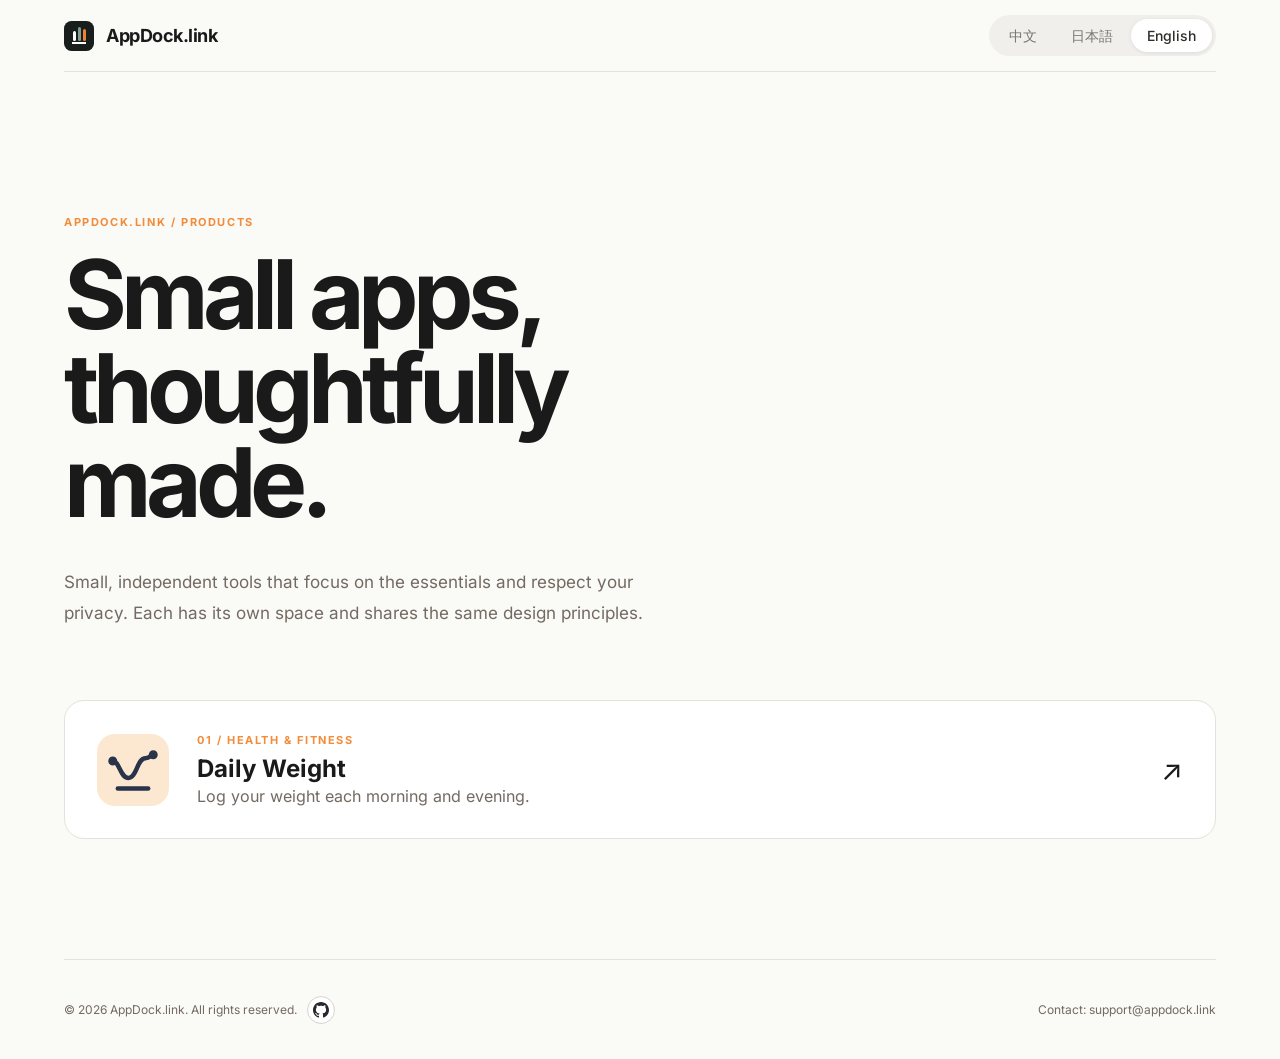
<file: index.html>
<!doctype html>
<html lang="zh-CN">

<head>
  <meta charset="utf-8" />
  <meta name="viewport" content="width=device-width, initial-scale=1" />
  <meta name="theme-color" content="#fafaf7" />
  <meta name="description" content="AppDock.link — 用心打磨的小应用。" data-i18n-content="meta.description" />
  <link rel="canonical" href="https://appdock.link/" />
  <link rel="icon" href="./assets/appdock-icon.svg?v=2" type="image/svg+xml" sizes="any" />
  <link rel="alternate icon" href="./favicon.ico?v=2" sizes="32x32" />
  <link rel="apple-touch-icon" href="./assets/apple-touch-icon.png?v=2" />
  <link rel="stylesheet" href="./portal.css" />
  <link rel="stylesheet" href="./assets/language-switcher.css" />
  <title data-i18n="meta.title">AppDock.link — Small apps, thoughtfully made.</title>
</head>

<body>
  <header>
    <a class="brand" href="./" aria-label="AppDock.link">
      <span class="brand-mark" aria-hidden="true">
        <span class="brand-bars"><i></i><i></i><i></i></span>
        <span class="brand-baseline"></span>
      </span>
      <span>AppDock.link</span>
    </a>
    <div class="language-switcher" role="group" aria-label="选择语言" data-i18n-aria-label="a11y.language">
      <button type="button" data-locale="zh-CN" lang="zh-CN" aria-pressed="true">中文</button>
      <button type="button" data-locale="ja" lang="ja" aria-pressed="false">日本語</button>
      <button type="button" data-locale="en" lang="en" aria-pressed="false">English</button>
    </div>
  </header>
  <main>
    <p class="eyebrow" data-i18n="hero.eyebrow">APPDOCK.LINK / 产品</p>
    <h1 lang="en"><span data-i18n="hero.titleLine1">Small apps,</span><span data-i18n="hero.titleLine2">thoughtfully made.</span></h1>
    <p class="intro" data-i18n="hero.intro">独立、克制、尊重隐私的小工具。每一款产品都有自己的空间，也共享同一种设计原则。</p>

    <a class="product-card" href="./dailyWeight/" target="_blank" rel="noopener noreferrer">
      <img src="./dailyWeight/assets/images/app-icon.svg?v=5" alt="" width="72" height="72" />
      <div>
        <span class="product-index" data-i18n="product.category">01 / 健康与健身</span>
        <strong data-i18n="product.name">朝夕体重</strong>
        <p data-i18n="product.description">每天早晚，各记一次。</p>
      </div>
      <span class="arrow" aria-hidden="true">↗</span>
    </a>
  </main>
  <footer>
    <div class="footer-copyright">
      <span>© 2026 AppDock.link. All rights reserved.</span>
      <a class="github-link" href="https://github.com/LinHaobo0221" target="_blank" rel="noopener noreferrer"
        aria-label="GitHub — LinHaobo0221" title="GitHub — LinHaobo0221">
        <img src="./assets/social/github-mark.svg" alt="" width="16" height="16" />
      </a>
    </div>
    <a class="footer-contact" href="mailto:support@appdock.link"><span data-i18n="footer.contact">联系我们：</span><span>support@appdock.link</span></a>
  </footer>
  <script src="./portal.js" defer></script>
</body>

</html>
</file>
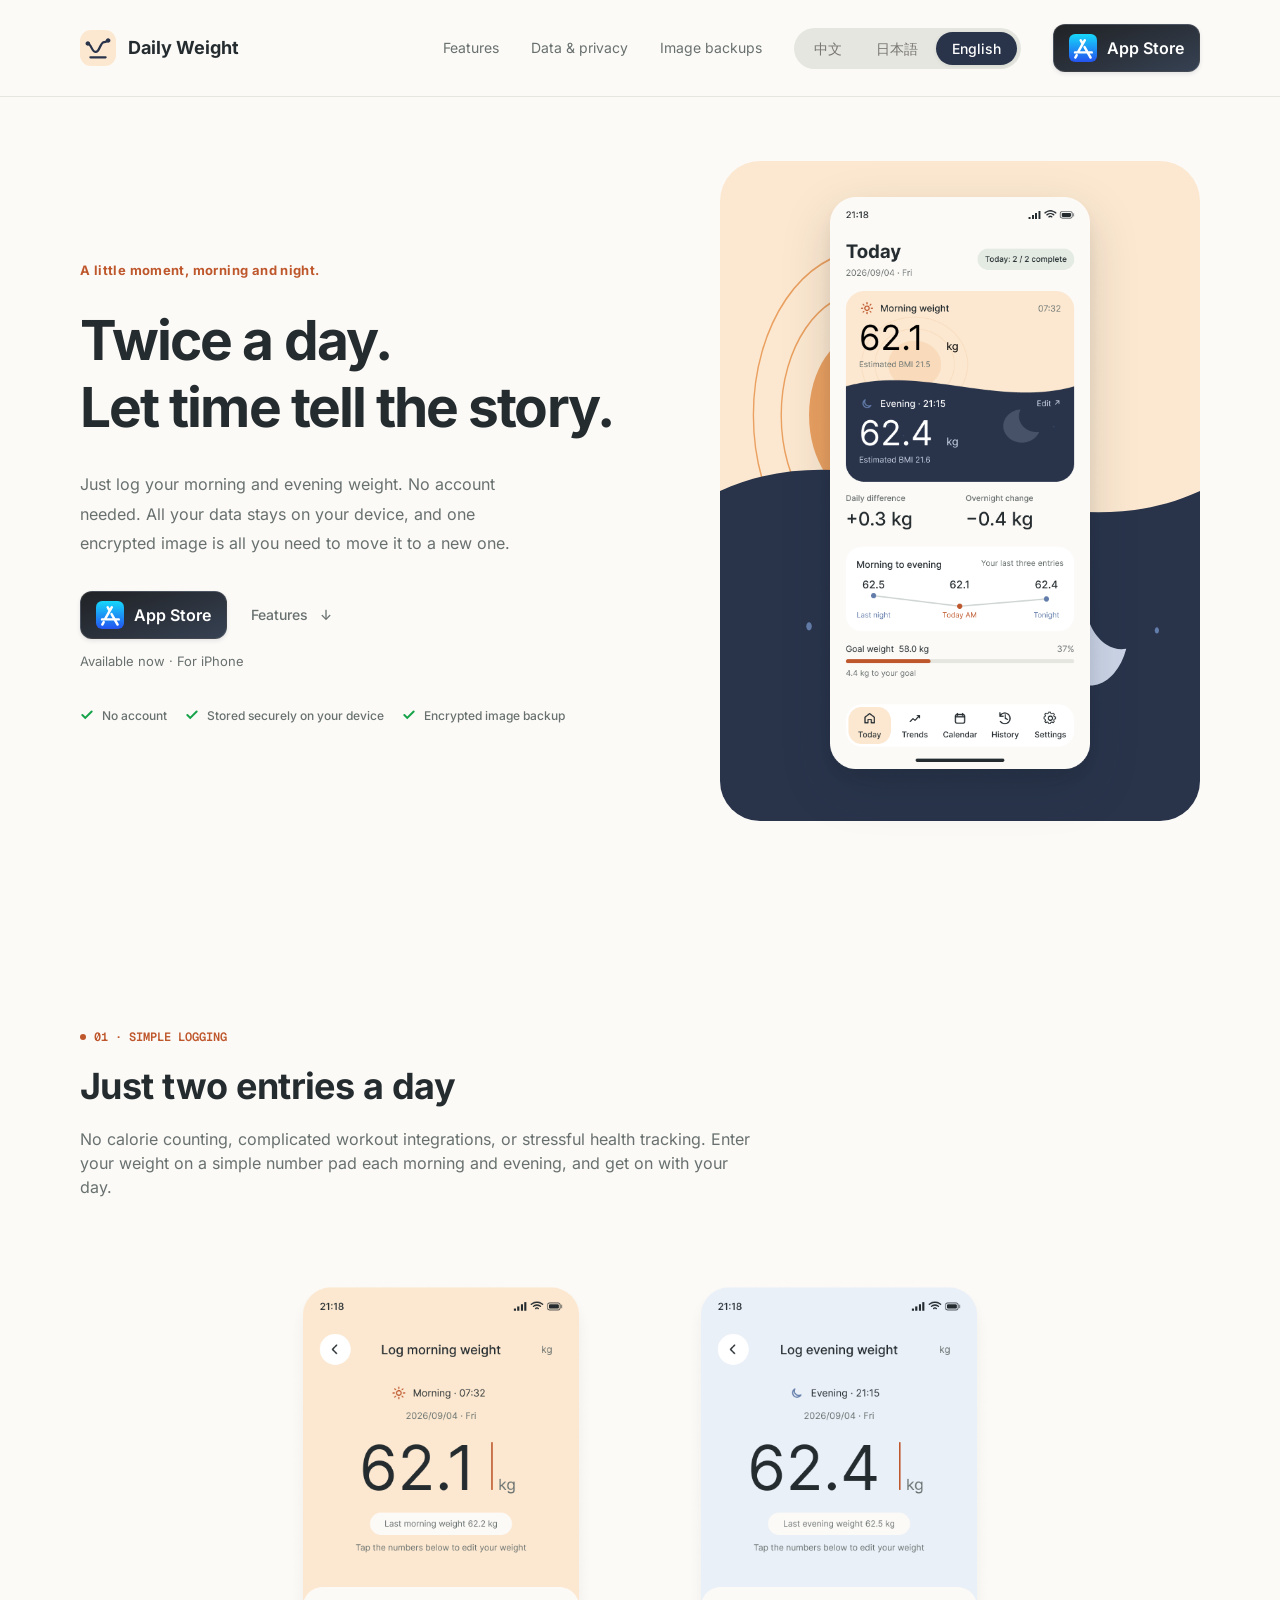
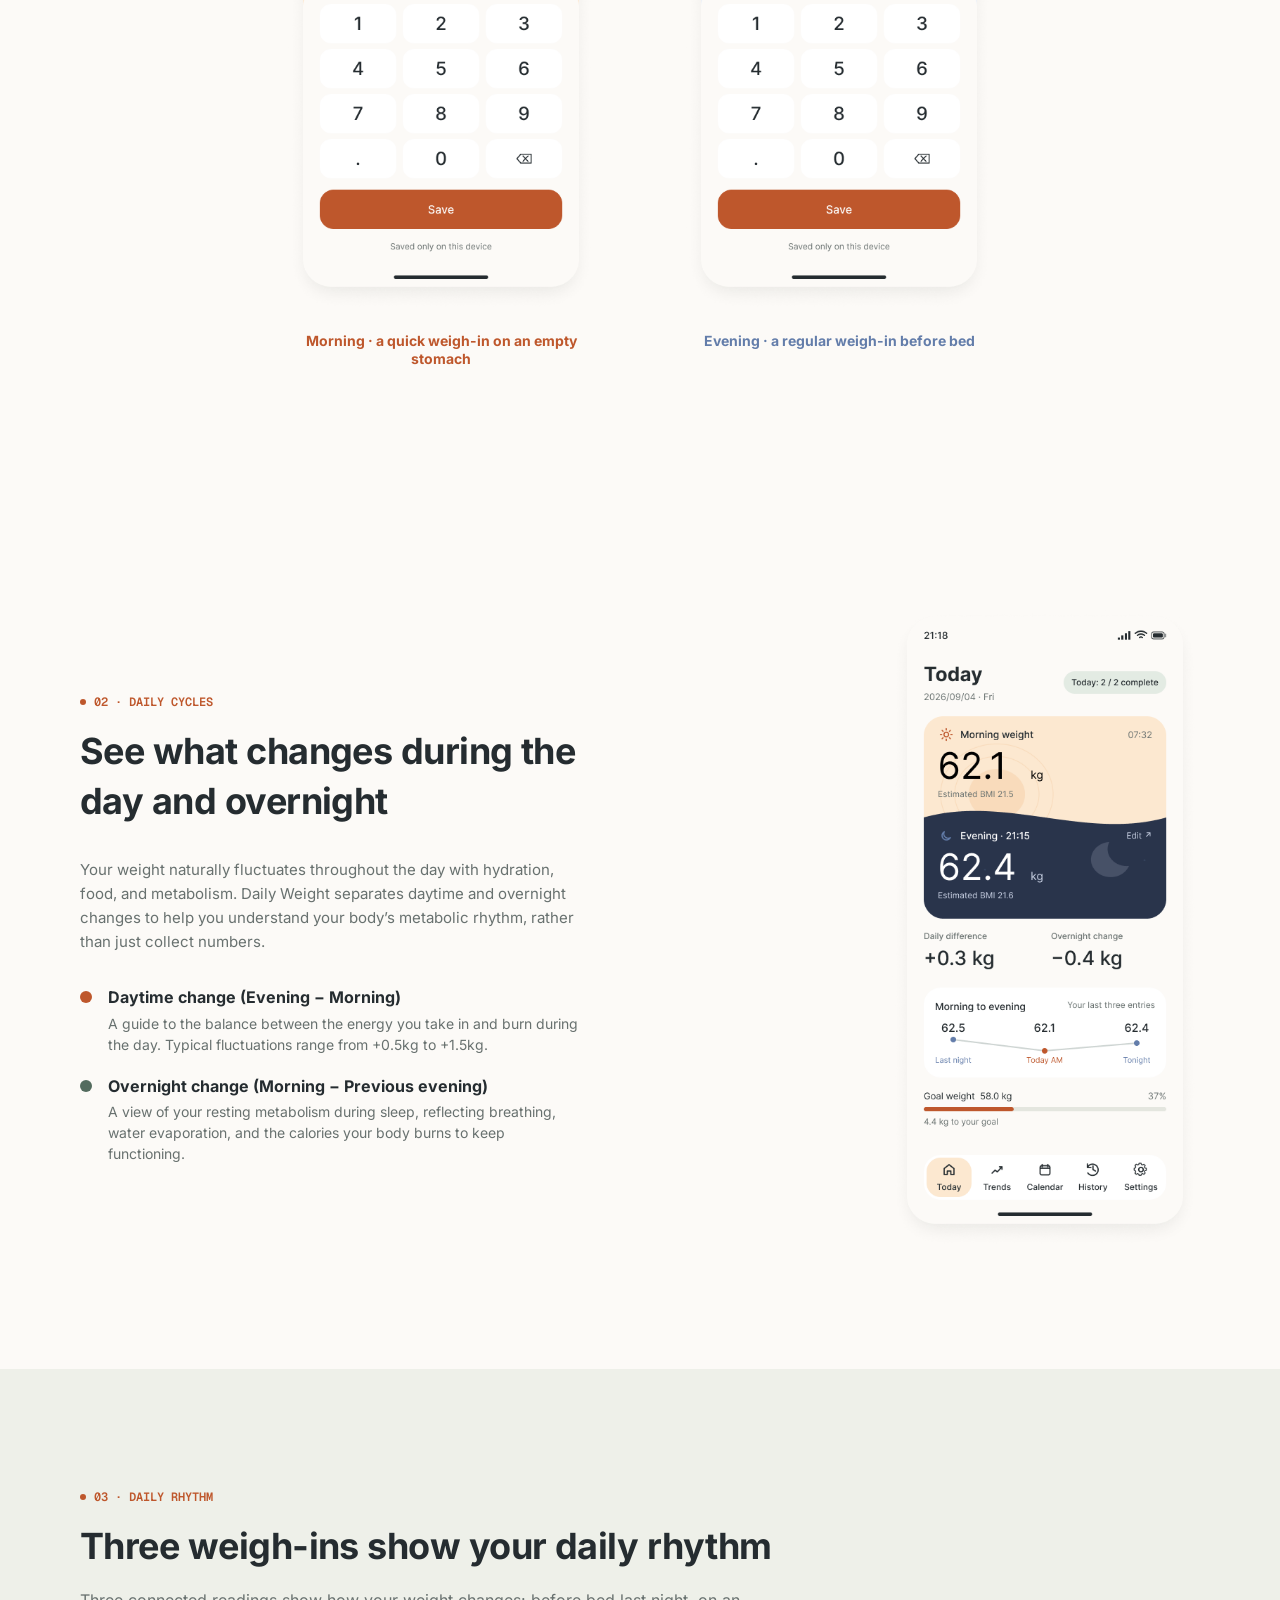
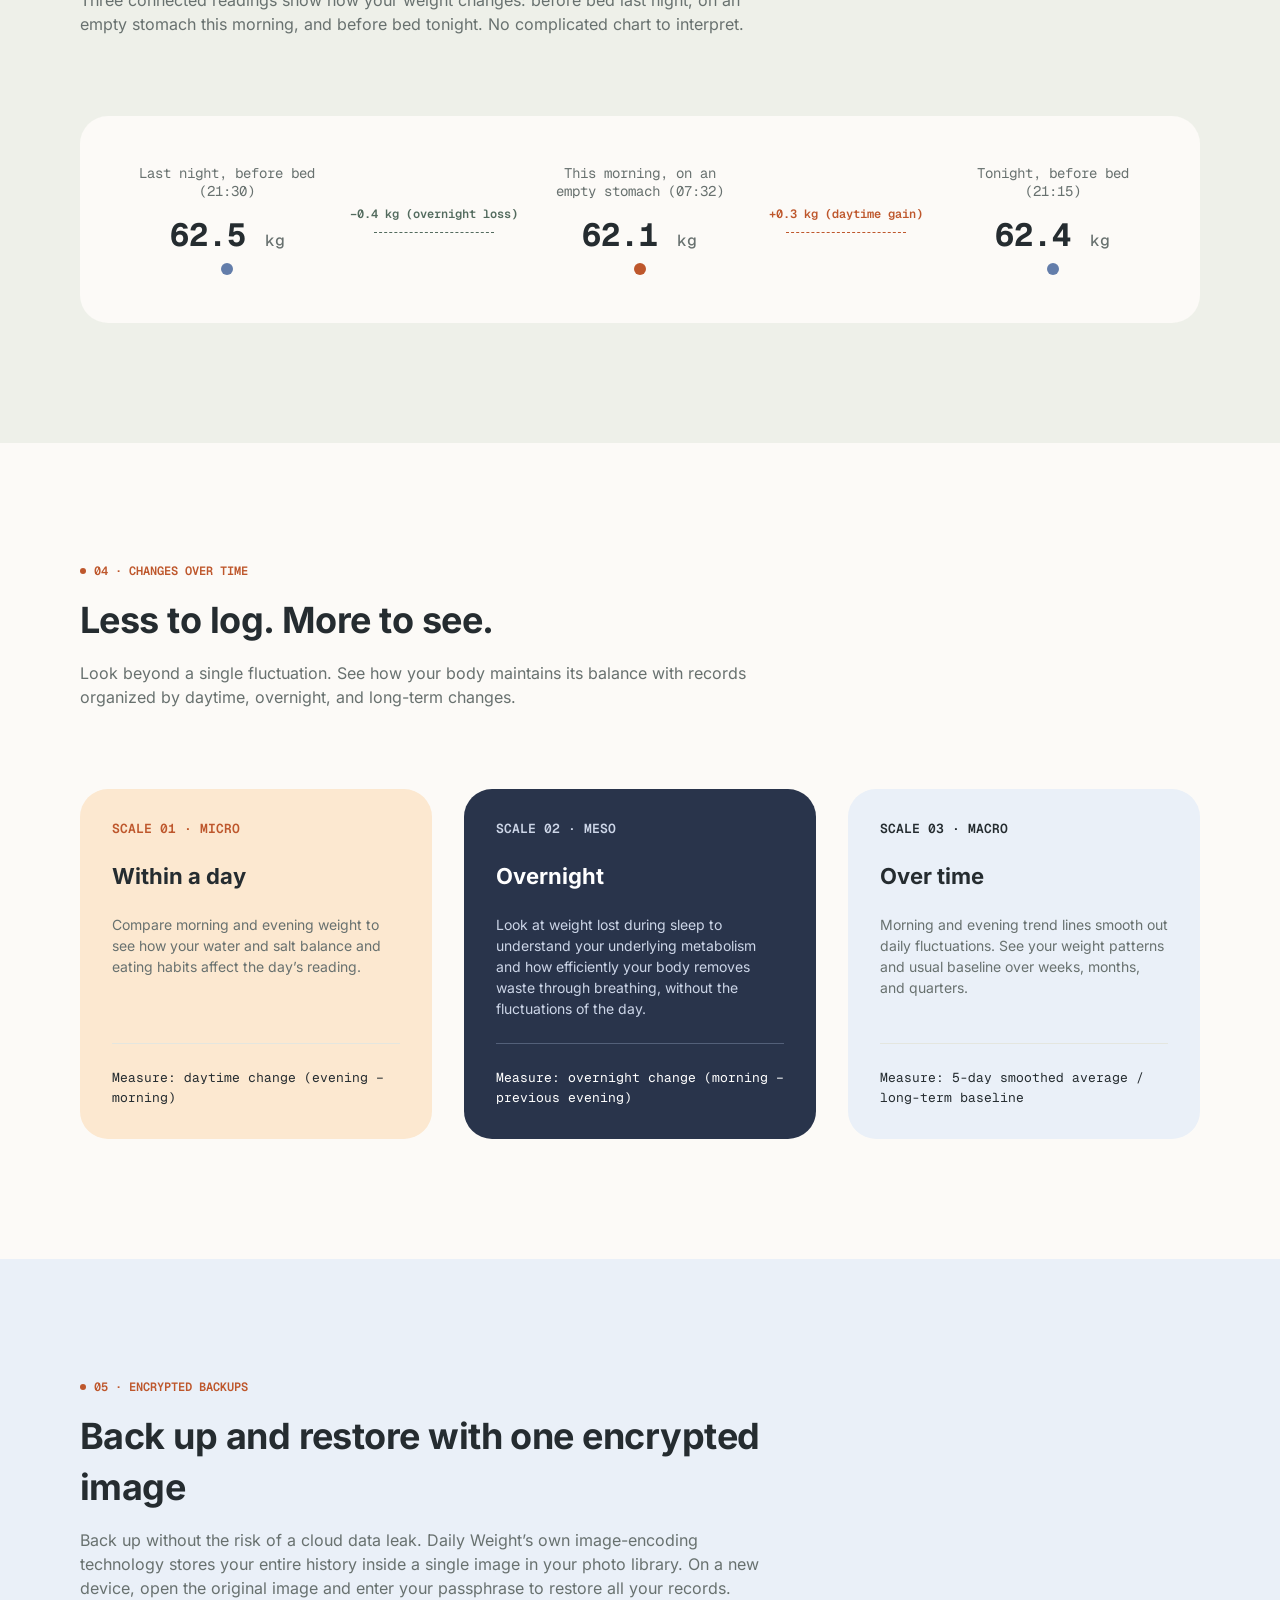
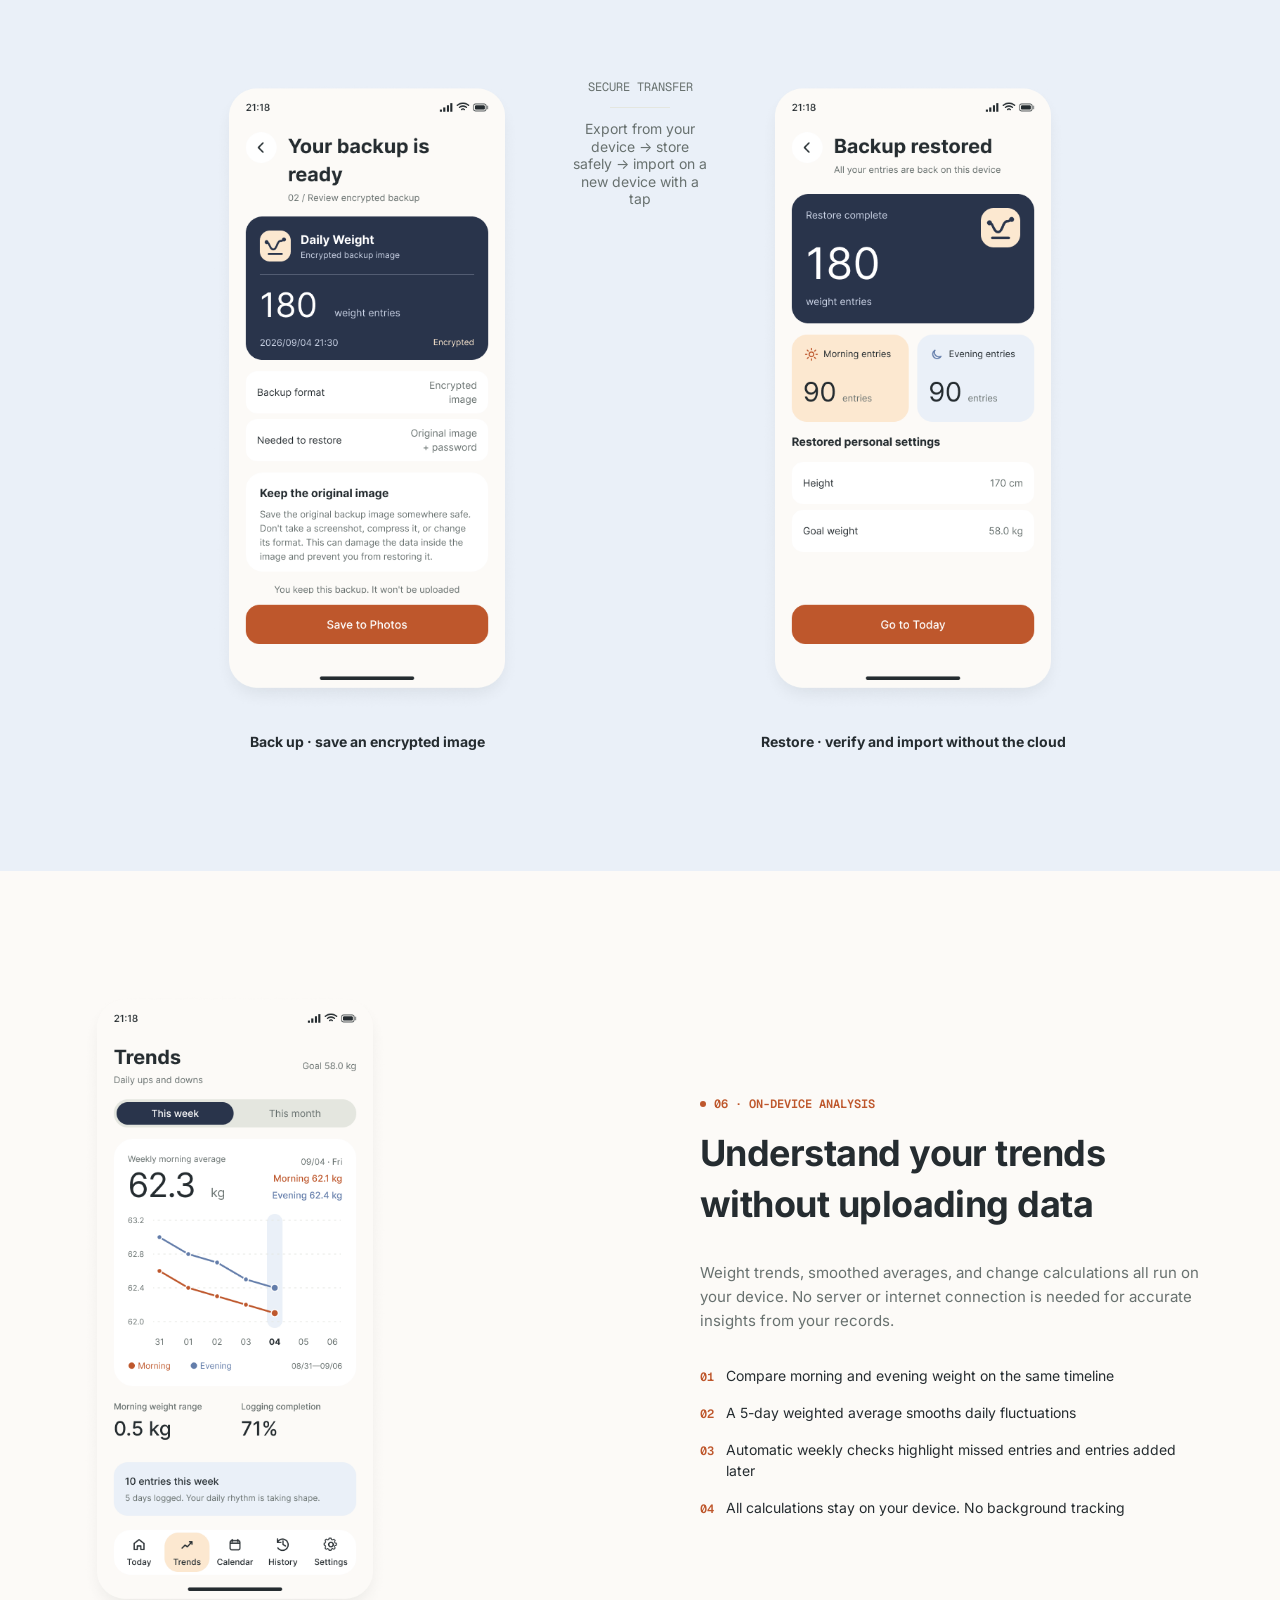
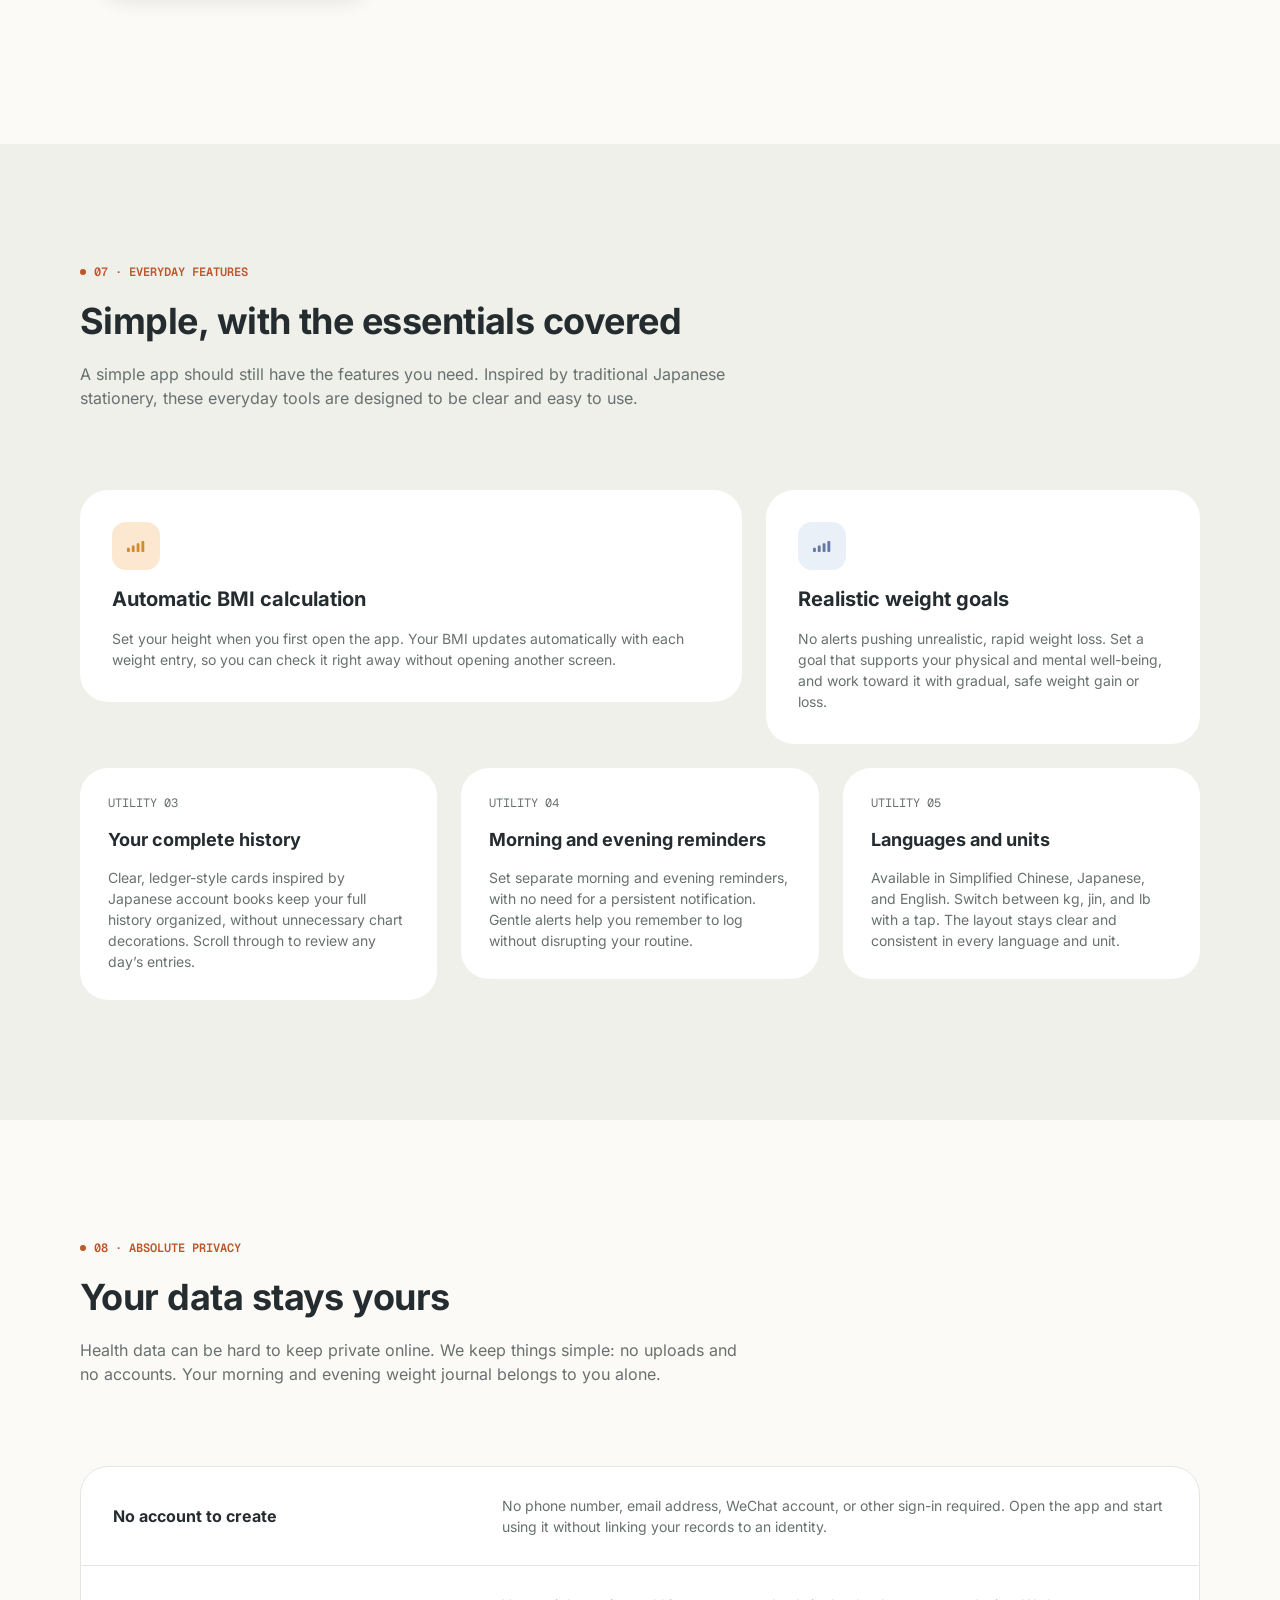
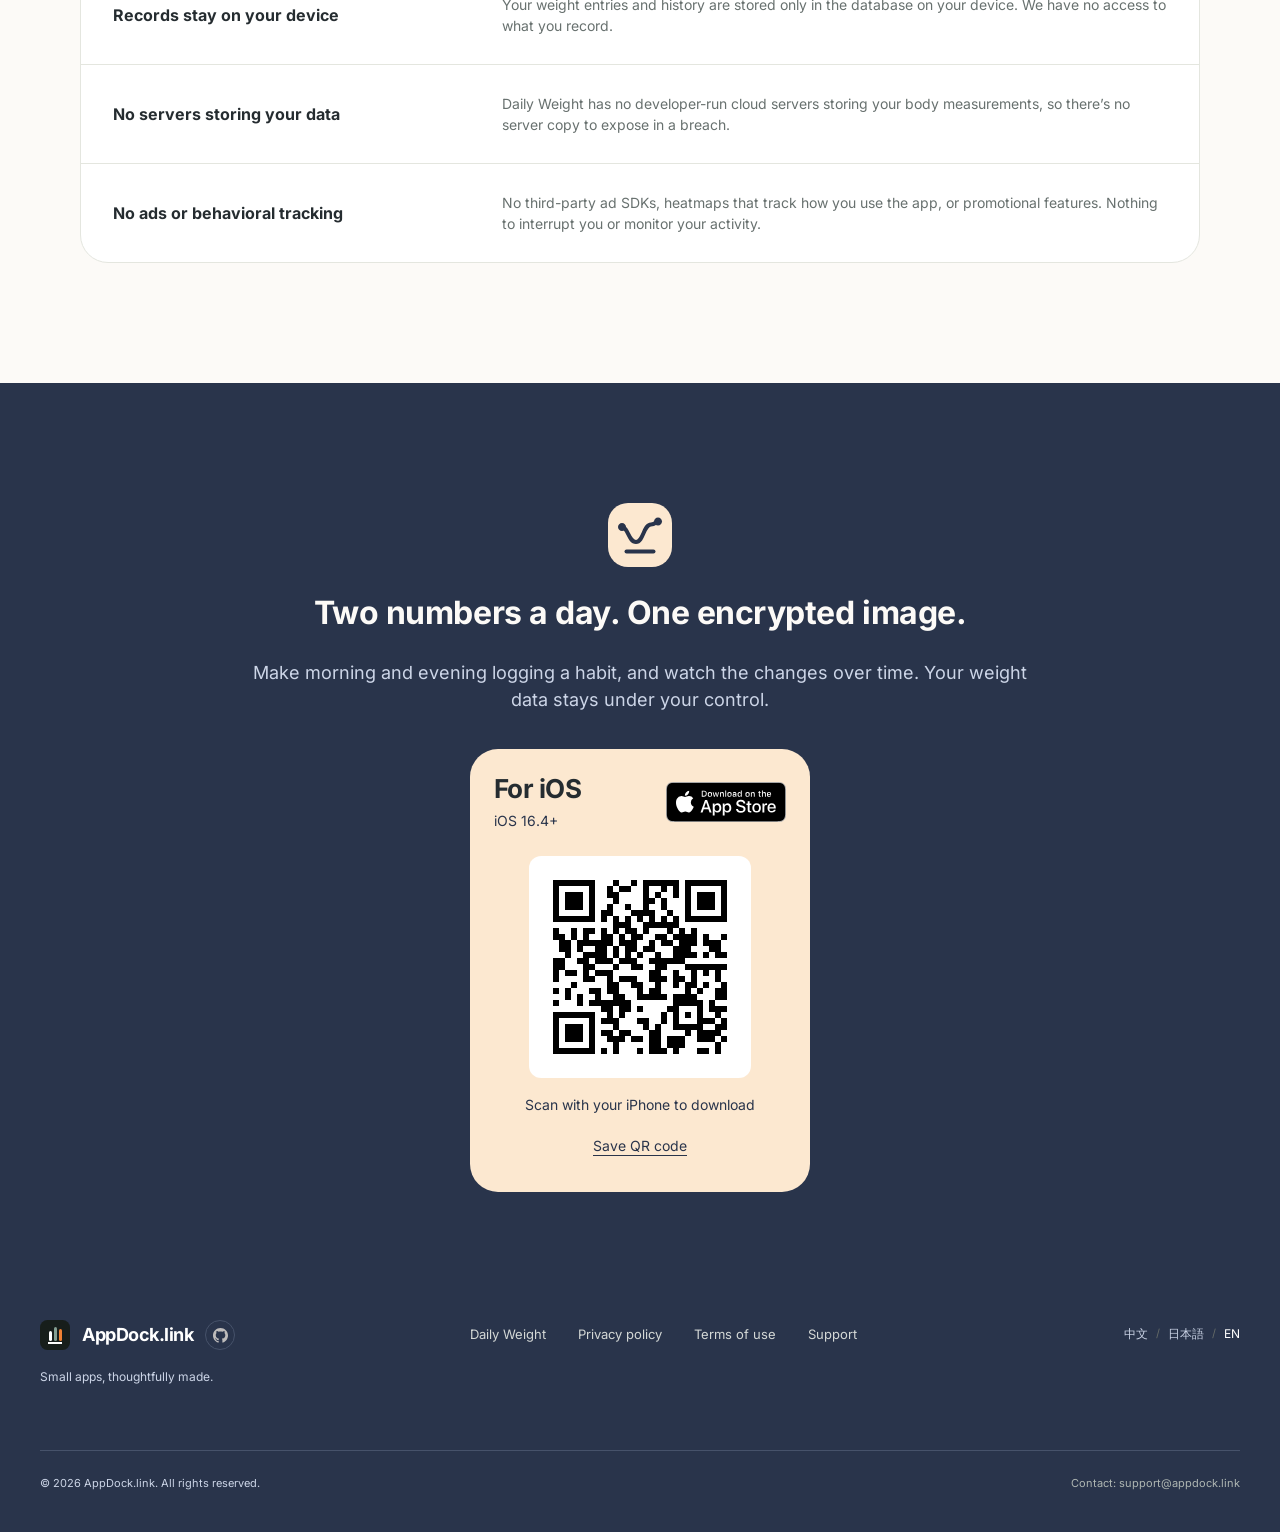
<file: dailyWeight/index.html>
<!doctype html>
<html lang="zh-CN">
  <head>
    <meta charset="utf-8" />
    <meta name="viewport" content="width=device-width, initial-scale=1" />
    <meta name="theme-color" content="#fcfaf7" />
    <meta
      name="description"
      content="朝夕体重是一款本地优先的早晚体重记录工具。无需账户，记录不上传，并支持加密 PNG 备份与恢复。"
      data-i18n-content="meta.description"
    />
    <meta property="og:type" content="website" />
    <meta property="og:site_name" content="AppDock.link" />
    <meta
      property="og:title"
      content="朝夕体重 — 每天早晚，各记一次"
      data-i18n-content="meta.title"
    />
    <meta
      property="og:description"
      content="把晨重、晚重、日内差额和长期趋势放在一条清晰的时间线上。"
      data-i18n-content="meta.descriptionShort"
    />
    <meta property="og:url" content="https://appdock.link/dailyWeight/" />
    <link rel="canonical" href="https://appdock.link/dailyWeight/" />
    <link
      rel="icon"
      href="./assets/images/app-icon.svg?v=5"
      type="image/svg+xml"
      sizes="any"
    />
    <link rel="alternate icon" href="./favicon.ico?v=5" sizes="32x32" />
    <link rel="apple-touch-icon" href="./apple-touch-icon.png?v=5" />
    <link rel="stylesheet" href="./appdock-shared.css" />
    <link rel="stylesheet" href="../assets/language-switcher.css" />
    <link rel="stylesheet" href="./styles.css" />
    <script src="./legal-documents.js" defer></script>
    <script src="./app.js" defer></script>
    <title data-i18n="meta.title">朝夕体重 — 每天两个数字，静观变化</title>
  </head>

  <body>
    <a data-i18n="a11y.skip" class="skip-link" href="#main">跳到主要内容</a>
    <header class="site-header">
      <div class="container header-inner">
        <a class="product-brand" href="#product"
          ><img
            src="./assets/images/app-icon.svg?v=5"
            alt=""
            width="28"
            height="28"
          /><span data-i18n="product.name">朝夕体重</span></a
        >
        <nav
          class="main-nav"
          aria-label="主要导航"
          data-i18n-aria-label="a11y.primaryNav"
        >
          <a href="#features"><span data-i18n="nav.features">核心功能</span></a
          ><a href="#privacy"><span data-i18n="nav.privacy">数据与隐私</span></a
          ><a href="#backup"><span data-i18n="nav.backup">图片备份</span></a>
        </nav>
        <div
          class="language-switcher"
          role="group"
          aria-label="选择语言"
          data-i18n-aria-label="a11y.language"
        >
          <button
            type="button"
            data-locale="zh-CN"
            lang="zh-CN"
            aria-pressed="true"
          >
            中文</button
          ><button
            type="button"
            data-locale="ja"
            lang="ja"
            aria-pressed="false"
          >
            日本語</button
          ><button
            type="button"
            data-locale="en"
            lang="en"
            aria-pressed="false"
          >
            English
          </button>
        </div>
        <a
          class="app-store-button nav-download"
          href="#download"
          aria-label="查看 App Store 下载二维码"
          data-i18n-aria-label="download.qrLinkLabel"
        >
          <img src="./assets/icons/app-store.svg" alt="" width="28" height="28" />
          <span lang="en">App Store</span>
        </a>
      </div>
    </header>
    <main id="main">
      <section class="hero" id="product">
        <div class="container split-layout hero-inner">
          <div class="hero-copy">
            <p data-i18n="hero.tag" class="hero-tag">
              静观晨昏变化，记下真实的每一天。
            </p>
            <h1 data-i18n="hero.title">
              一天两次，
              把变化留给时间。
            </h1>
            <p data-i18n="hero.intro" class="hero-description">
              只记录晨重和晚重，无需注册账号。核心数据完全保存在本机，换设备时用一张加密图片即可完成迁移。
            </p>
            <div class="hero-actions">
              <a
                class="app-store-button"
                href="#download"
                aria-label="查看 App Store 下载二维码"
                data-i18n-aria-label="download.qrLinkLabel"
              >
                <img src="./assets/icons/app-store.svg" alt="" width="28" height="28" />
                <span lang="en">App Store</span>
              </a>
              <a class="hero-link" href="#features"><span data-i18n="nav.features">核心功能</span><span aria-hidden="true">↓</span></a>
            </div>
            <p class="download-availability" data-i18n="download.availability">现已上架 · 适用于 iPhone</p>
            <ul class="trust-signals">
              <li>
                <img
                  class="icon"
                  src="./assets/icons/check.svg"
                  alt=""
                  width="20"
                  height="20"
                /><span data-i18n="trust.account">无需账号</span>
              </li>
              <li>
                <img
                  class="icon"
                  src="./assets/icons/check.svg"
                  alt=""
                  width="20"
                  height="20"
                /><span data-i18n="trust.local">本机安全保存</span>
              </li>
              <li>
                <img
                  class="icon"
                  src="./assets/icons/check.svg"
                  alt=""
                  width="20"
                  height="20"
                /><span data-i18n="trust.backup">加密图片备份</span>
              </li>
            </ul>
          </div>
          <div class="hero-display"><img class="app-screen" src="./assets/screens/today-zh-CN.webp" srcset="./assets/screens/today-zh-CN.webp 1x, ./assets/screens/today-zh-CN@2x.webp 2x, ./assets/screens/today-zh-CN@3x.webp 3x" data-screen="today" width="441" height="900" alt="朝夕体重的今日记录界面：晨重、晚重、当天差额和隔夜变化。" data-i18n-alt="screen.todayAlt" fetchpriority="high" decoding="async" /></div>
        </div>
      </section>
      <section class="section" id="features">
        <div class="container">
          <div class="section-heading">
            <p class="eyebrow" lang="en">01 · SIMPLE LOGGING</p>
            <h2 data-i18n="simplicity.title">每天只记录两次</h2>
            <p data-i18n="simplicity.intro" class="section-intro">
              不需要卡路里输入、繁琐的运动关联或令人焦虑的健康管理。轻触极简数字键，完成晨晚打卡，静静陪伴你的日常生活。
            </p>
          </div>
          <div class="section-content phone-pair">
            <figure class="phone-figure morning">
              <img class="app-screen" src="./assets/screens/morning-zh-CN.webp" srcset="./assets/screens/morning-zh-CN.webp 1x, ./assets/screens/morning-zh-CN@2x.webp 2x, ./assets/screens/morning-zh-CN@3x.webp 3x" data-screen="morning" width="441" height="900" alt="晨重输入界面，包含体重数字与数字键盘。" data-i18n-alt="screen.entryMorningAlt" loading="lazy" decoding="async" />
              <figcaption data-i18n="simplicity.morning">
                晨间 · 空腹轻盈记录
              </figcaption>
            </figure>
            <figure class="phone-figure evening">
              <img class="app-screen" src="./assets/screens/evening-zh-CN.webp" srcset="./assets/screens/evening-zh-CN.webp 1x, ./assets/screens/evening-zh-CN@2x.webp 2x, ./assets/screens/evening-zh-CN@3x.webp 3x" data-screen="evening" width="441" height="900" alt="晚重输入界面，包含体重数字与数字键盘。" data-i18n-alt="screen.entryEveningAlt" loading="lazy" decoding="async" />
              <figcaption data-i18n="simplicity.evening">
                晚间 · 睡前规律记录
              </figcaption>
            </figure>
          </div>
        </div>
      </section>
      <section class="section">
        <div class="container split-layout">
          <div class="section-copy">
            <div class="section-heading">
              <p class="eyebrow" lang="en">02 · DAILY CYCLES</p>
              <h2 data-i18n="cycles.title">看懂一天，也看懂一夜</h2>
              <p data-i18n="cycles.intro" class="section-intro">
                人体在一天内因为水分、饮食和代谢，体重自然呈现起伏波动态势。朝夕体重引入「当天差额」与「隔夜变化」指标，精准拆解你的代谢律动，而不是单纯堆砌数字。
              </p>
            </div>
            <dl class="cycle-definitions">
              <div class="morning">
                <dt data-i18n="cycles.dayTitle">
                  当天差额（Evening - Morning）
                </dt>
                <dd data-i18n="cycles.dayCopy">
                  日间能量摄入与消耗的比对值。一般正常起伏在 +0.5kg ~ +1.5kg
                  之间。
                </dd>
              </div>
              <div class="positive">
                <dt data-i18n="cycles.nightTitle">
                  隔夜变化（Morning - Previous Evening）
                </dt>
                <dd data-i18n="cycles.nightCopy">
                  夜间基础代谢的镜子。反映睡眠过程中的呼吸、水分蒸发及基础热量燃烧。
                </dd>
              </div>
            </dl>
          </div>
          <img class="app-screen" src="./assets/screens/today-zh-CN.webp" srcset="./assets/screens/today-zh-CN.webp 1x, ./assets/screens/today-zh-CN@2x.webp 2x, ./assets/screens/today-zh-CN@3x.webp 3x" data-screen="today" width="441" height="900" alt="朝夕体重的今日记录界面：晨重、晚重、当天差额和隔夜变化。" data-i18n-alt="screen.todayAlt" loading="lazy" decoding="async" />
        </div>
      </section>
      <section class="section section-tinted">
        <div class="container">
          <div class="section-heading">
            <p class="eyebrow" lang="en">03 · DAILY RHYTHM</p>
            <h2 data-i18n="moments.title">三个时刻，看见晨晚节律</h2>
            <p data-i18n="moments.intro" class="section-intro">
              摒弃复杂的图表分析，纯粹以数据的流动连线，直观还原你从昨夜睡前、到今晨空腹、再到今晚休整的真实重力流变。
            </p>
          </div>
          <div class="section-content rhythm-schematic">
            <div class="moment evening">
              <p data-i18n="moments.last">昨晚睡前 (21:30)</p>
              <strong>62.5 <small>kg</small></strong
              ><i></i>
            </div>
            <div class="moment-change positive">
              <span data-i18n="moments.overnight">−0.4 kg（隔夜消耗）</span
              ><i></i>
            </div>
            <div class="moment morning">
              <p data-i18n="moments.morning">今晨空腹 (07:32)</p>
              <strong>62.1 <small>kg</small></strong
              ><i></i>
            </div>
            <div class="moment-change morning">
              <span data-i18n="moments.daytime">+0.3 kg（日间增长）</span
              ><i></i>
            </div>
            <div class="moment evening">
              <p data-i18n="moments.night">今晚睡前 (21:15)</p>
              <strong>62.4 <small>kg</small></strong
              ><i></i>
            </div>
          </div>
        </div>
      </section>
      <section class="section">
        <div class="container">
          <div class="section-heading">
            <p class="eyebrow" lang="en">04 · CHANGES OVER TIME</p>
            <h2 data-i18n="scales.title">记录很少，看到的变化更多</h2>
            <p data-i18n="scales.intro" class="section-intro">
              不仅关注眼前的一次起伏，更将数据按照微观、中观、宏观的时间标尺科学整理，带你窥见身体深处的稳态。
            </p>
          </div>
          <div class="section-content scale-grid">
            <article class="scale-card morning">
              <p class="card-code" lang="en">SCALE 01 · MICRO</p>
              <h3 data-i18n="scales.dayTitle">一天之内</h3>
              <p data-i18n="scales.dayCopy" class="card-copy">
                关注晨起与夜幕的即时差值。直观展示水盐代谢、饮食结构对当日体重数字的表面投影。
              </p>
              <p data-i18n="scales.dayMetric" class="scale-metric">
                指标：当天差额 (Evening - Morning)
              </p>
            </article>
            <article class="scale-card evening">
              <p class="card-code" lang="en">SCALE 02 · MESO</p>
              <h3 data-i18n="scales.nightTitle">隔夜变化</h3>
              <p data-i18n="scales.nightCopy" class="card-copy">
                审视睡眠状态下的纯净消耗。反映深层代谢状态与呼吸排毒效率，过滤白天的干扰杂音。
              </p>
              <p data-i18n="scales.nightMetric" class="scale-metric">
                指标：隔夜变化 (Morning - Prev. Eve)
              </p>
            </article>
            <article class="scale-card ink">
              <p class="card-code" lang="en">SCALE 03 · MACRO</p>
              <h3 data-i18n="scales.longTitle">一段时间</h3>
              <p data-i18n="scales.longCopy" class="card-copy">
                过滤单日杂音后的长程双曲线。洞察周、月、季度的中长期体重演进轨迹与体重平稳基线。
              </p>
              <p data-i18n="scales.longMetric" class="scale-metric">
                指标：5日平滑均线 / 长期基准线
              </p>
            </article>
          </div>
        </div>
      </section>
      <section class="section section-backup" id="backup">
        <div class="container">
          <div class="section-heading">
            <p class="eyebrow" lang="en">05 · ENCRYPTED BACKUPS</p>
            <h2 data-i18n="backup.title">一张加密图片，完成备份与恢复</h2>
            <p data-i18n="backup.intro" class="section-intro">
              彻底断绝云端泄露风险。朝夕体重独创的图片编码技术，能将你的全部历史纪录深度隐藏于一张系统相册的普通图片之中。迁移时，只需读取该图，键入口令即可完美重建历史。
            </p>
          </div>
          <div class="section-content backup-showcase">
            <figure class="phone-figure">
              <img class="app-screen" src="./assets/screens/backup-zh-CN.webp" srcset="./assets/screens/backup-zh-CN.webp 1x, ./assets/screens/backup-zh-CN@2x.webp 2x, ./assets/screens/backup-zh-CN@3x.webp 3x" data-screen="backup" width="441" height="900" alt="加密备份预览，显示记录数量、备份时间与原始 PNG 保存提示。" data-i18n-alt="screen.backupAlt" loading="lazy" decoding="async" />
              <figcaption data-i18n="backup.createCaption">
                创建 · 生成加密图片
              </figcaption>
            </figure>
            <div class="backup-flow">
              <p lang="en">SECURE TRANSFER</p>
              <i></i>
              <p data-i18n="backup.flow">
                本地导出图像 → 存入安全介质 → 新设备一键导入
              </p>
            </div>
            <figure class="phone-figure">
              <img class="app-screen" src="./assets/screens/restore-zh-CN.webp" srcset="./assets/screens/restore-zh-CN.webp 1x, ./assets/screens/restore-zh-CN@2x.webp 2x, ./assets/screens/restore-zh-CN@3x.webp 3x" data-screen="restore" width="441" height="900" alt="备份恢复成功界面，显示恢复的晨晚记录与身体设定。" data-i18n-alt="screen.restoreAlt" loading="lazy" decoding="async" />
              <figcaption data-i18n="backup.restoreCaption">
                恢复 · 零云端校验导入
              </figcaption>
            </figure>
          </div>
        </div>
      </section>
      <section class="section">
        <div class="container split-layout trends-layout">
          <img class="app-screen" src="./assets/screens/trends-zh-CN.webp" srcset="./assets/screens/trends-zh-CN.webp 1x, ./assets/screens/trends-zh-CN@2x.webp 2x, ./assets/screens/trends-zh-CN@3x.webp 3x" data-screen="trends" width="441" height="900" alt="每周趋势界面，包含晨晚双折线、周统计与记录完成率。" data-i18n-alt="screen.trendsAlt" loading="lazy" decoding="async" />
          <div class="section-copy">
            <div class="section-heading">
              <p class="eyebrow" lang="en">06 · ON-DEVICE ANALYSIS</p>
              <h2 data-i18n="trends.title">不上传，也能看懂趋势</h2>
              <p data-i18n="trends.intro" class="section-intro">
                所有关于体重走势、均线平滑与差额分析的算法程序全部打包在你的本地设备上运行。不需要服务器，没有网络连接，你依然能享受到精准的数据回馈。
              </p>
            </div>
            <ol class="analysis-list">
              <li>
                <span>01</span
                ><span data-i18n="trends.point1"
                  >晨重晚重双折线动态对齐，趋势一目了然</span
                >
              </li>
              <li>
                <span>02</span
                ><span data-i18n="trends.point2"
                  >基于 5 日加权平滑算法的周期去噪趋势线</span
                >
              </li>
              <li>
                <span>03</span
                ><span data-i18n="trends.point3"
                  >自动分析并提示每周打卡漏记补录情况</span
                >
              </li>
              <li>
                <span>04</span
                ><span data-i18n="trends.point4"
                  >完全遵循本地数学规则，绝无后台追踪逻辑</span
                >
              </li>
            </ol>
          </div>
        </div>
      </section>
      <section class="section section-tinted">
        <div class="container">
          <div class="section-heading">
            <p class="eyebrow" lang="en">07 · EVERYDAY FEATURES</p>
            <h2 data-i18n="features.title">处处克制，依然好用</h2>
            <p data-i18n="features.intro" class="section-intro">
              虽自诩极简，却不以牺牲基础功能为代价。我们用贴近日本传统文具的设计语言，重新构思了所有你需要的辅助功能。
            </p>
          </div>
          <div class="section-content utility-grid">
            <article class="utility-card utility-bmi">
              <div class="utility-icon morning">
                <img
                  class="icon"
                  src="./assets/icons/bmi.svg"
                  alt=""
                  width="20"
                  height="20"
                />
              </div>
              <h3 data-i18n="features.bmiTitle">智能 BMI 自动推测</h3>
              <p data-i18n="features.bmiCopy" class="card-copy">
                只需在首次启动时轻点身高，每次完成体重记录时，BMI
                系统将自动实时联动演算。无冗余页面，即刻掌握健康水位。
              </p>
            </article>
            <article class="utility-card utility-target">
              <div class="utility-icon evening">
                <img
                  class="icon"
                  src="./assets/icons/target.svg"
                  alt=""
                  width="20"
                  height="20"
                />
              </div>
              <h3 data-i18n="features.targetTitle">理性的目标追踪</h3>
              <p data-i18n="features.targetCopy" class="card-copy">
                拒绝不切实际的「急速瘦身」鸡血警报。我们倡导平缓安全的温和增减重管理曲线，支持设定契合身心健康的理性体重界限。
              </p>
            </article>
            <article class="utility-card utility-history">
              <p class="utility-code" lang="en">UTILITY 03</p>
              <h3 data-i18n="features.historyTitle">完整历史明细</h3>
              <p data-i18n="features.historyCopy" class="card-copy">
                摒弃无意义的折线修饰，以经典的日本文具「理财账簿」卡片形态呈现，清晰规整，指尖滑阅尽显数据井然。
              </p>
            </article>
            <article class="utility-card utility-reminders">
              <p class="utility-code" lang="en">UTILITY 04</p>
              <h3 data-i18n="features.remindersTitle">朝夕独立提醒</h3>
              <p data-i18n="features.remindersCopy" class="card-copy">
                清晨起床，暮色沉沉，你可以在不打开系统通知常驻的前提下，设定无打扰的晨晚轻声打卡提醒，守护你的清净生活。
              </p>
            </article>
            <article class="utility-card utility-languages">
              <p class="utility-code" lang="en">UTILITY 05</p>
              <h3 data-i18n="features.languagesTitle">多语言与单位兼容</h3>
              <p data-i18n="features.languagesCopy" class="card-copy">
                完美本地化设计，支持简体中文、日本語、English。支持国际通行的
                kg/斤/lb 一键单位随心切换，界面始终对称严谨。
              </p>
            </article>
          </div>
        </div>
      </section>
      <section class="section" id="privacy">
        <div class="container">
          <div class="section-heading">
            <p class="eyebrow" lang="en">08 · ABSOLUTE PRIVACY</p>
            <h2 data-i18n="privacy.title">你的数据，由你掌握</h2>
            <p data-i18n="privacy.intro" class="section-intro">
              在健康隐私形同虚设的互联网时代，我们选择退回起点。没有网络上传，没有账号体系。这本朝夕账簿，永远只属于你。
            </p>
          </div>
          <dl class="section-content privacy-table">
            <div>
              <dt data-i18n="privacy.accountTitle">无需注册任何账号</dt>
              <dd data-i18n="privacy.accountCopy">
                不需要绑定手机号、邮箱、微信号或第三方平台。打开即可使用，无个人身份锚定可能。
              </dd>
            </div>
            <div>
              <dt data-i18n="privacy.localTitle">绝对的本地化物理存储</dt>
              <dd data-i18n="privacy.localCopy">
                所有体重记录、历史日志仅保存在你手持的这台物理设备的本地数据库。我们无从知晓你的一字一句。
              </dd>
            </div>
            <div>
              <dt data-i18n="privacy.serverTitle">零远程服务器架构</dt>
              <dd data-i18n="privacy.serverCopy">
                朝夕体重甚至没有建立任何用于承载用户体征数据的开发者云端服务器。根源上阻断黑客泄露风险。
              </dd>
            </div>
            <div>
              <dt data-i18n="privacy.trackingTitle">纯净的应用运行环境</dt>
              <dd data-i18n="privacy.trackingCopy">
                严格拒绝集成任何第三方广告
                SDK、用户行为热力图追踪或商业化推广模块。无打扰，不监听。
              </dd>
            </div>
          </dl>
        </div>
      </section>
      <section class="closing" id="support">
        <div class="container">
          <img
            class="closing-icon"
            src="./assets/images/app-icon.svg?v=5"
            alt=""
            width="64"
            height="64"
          />
          <h2 data-i18n="closing.title">每天两个数字。一张加密图片。</h2>
          <p data-i18n="closing.intro">
            朝夕有序，静观变化。你的身体数据始终牢牢掌握在你自己手中。
          </p>
          <div class="download-card" id="download" tabindex="-1" role="group" aria-labelledby="download-title">
            <div class="download-card-header">
              <div>
                <h3 id="download-title" lang="en">For iOS</h3>
                <p class="download-requirements" lang="en">iOS 16.4+</p>
              </div>
              <a
                class="app-store-badge-link"
                href="https://apps.apple.com/app/id6807597885"
                aria-label="前往 App Store 下载"
                data-i18n-aria-label="download.storeLinkLabel"
              >
                <img
                  class="app-store-badge"
                  src="./assets/images/app-store-badge.svg"
                  width="120"
                  height="40"
                  alt=""
                  loading="lazy"
                  decoding="async"
                />
              </a>
            </div>
            <figure class="download-code">
              <img
                class="download-qr"
                src="./assets/images/app-store-qr.png?v=global"
                width="222"
                height="222"
                alt="朝夕体重的 App Store 下载二维码"
                data-i18n-alt="download.qrAlt"
                loading="lazy"
                decoding="async"
              />
              <figcaption class="download-instruction" data-i18n="download.qrCaption">用 iPhone 扫码下载</figcaption>
            </figure>
            <a
              class="download-save"
              href="./assets/images/app-store-qr.png?v=global"
              download="daily-weight-app-store-qr.png"
              data-i18n="download.saveQr"
            >保存二维码</a>
          </div>
        </div>
      </section>
    </main>

  <footer class="site-footer">
    <div class="section-inner footer-inner">
      <div class="footer-brand">
        <div class="footer-brand-row">
          <a class="brand brand-dark" href="../" aria-label="AppDock.link">
            <span class="brand-mark" aria-hidden="true"><span class="brand-bars"><i></i><i></i><i></i></span><span
                class="brand-baseline"></span></span>
            <span class="brand-word">AppDock.link</span>
          </a>
          <a class="footer-github-link" href="https://github.com/LinHaobo0221" target="_blank" rel="noopener noreferrer"
            aria-label="GitHub — LinHaobo0221" title="GitHub — LinHaobo0221">
            <img src="../assets/social/github-mark.svg" alt="" width="15" height="15" />
          </a>
        </div>
        <p data-i18n="brand.tagline">Small apps, thoughtfully made.</p>
      </div>
      <nav class="footer-nav" aria-label="Footer" data-i18n-aria-label="a11y.footerNav">
        <a href="#product" data-i18n="product.name">朝夕体重</a>
        <button type="button" data-i18n="footer.privacy" data-legal-open="privacy" aria-haspopup="dialog"
          aria-controls="legal-modal">隐私政策</button>
        <button type="button" data-i18n="footer.terms" data-legal-open="terms" aria-haspopup="dialog"
          aria-controls="legal-modal">使用条款</button>
        <a href="mailto:support@appdock.link" data-i18n="nav.support">支持</a>
      </nav>
      <div class="footer-languages" role="group" aria-label="Language" data-i18n-aria-label="a11y.language">
        <button type="button" data-locale="zh-CN" lang="zh-CN" aria-pressed="true">中文</button><span>/</span>
        <button type="button" data-locale="ja" lang="ja" aria-pressed="false">日本語</button><span>/</span>
        <button type="button" data-locale="en" lang="en" aria-pressed="false">EN</button>
      </div>
      <div class="footer-bottom">
        <span>© 2026 AppDock.link. All rights reserved.</span>
        <a class="footer-contact" href="mailto:support@appdock.link">
          <span data-i18n="footer.contact">联系我们：</span><span>support@appdock.link</span>
        </a>
      </div>
    </div>
  </footer>

  <div class="legal-modal" id="legal-modal" hidden>
    <div class="legal-modal-backdrop" data-legal-dismiss aria-hidden="true"></div>
    <section class="legal-dialog" role="dialog" aria-modal="true" aria-labelledby="legal-dialog-title" tabindex="-1">
      <header class="legal-dialog-header">
        <div>
          <p class="legal-dialog-eyebrow" lang="en">APPDOCK.LINK / DAILY WEIGHT</p>
          <h2 id="legal-dialog-title" data-legal-title>隐私政策与使用条款</h2>
        </div>
        <button class="legal-close-button" type="button" data-legal-dismiss data-legal-close-button aria-label="关闭">
          <span data-legal-close-label>关闭</span>
          <svg width="16" height="16" viewBox="0 0 16 16" fill="none" aria-hidden="true">
            <path d="M3.5 3.5L12.5 12.5M12.5 3.5L3.5 12.5" stroke="currentColor" stroke-width="1.5"
              stroke-linecap="round" />
          </svg>
        </button>
      </header>

      <div class="legal-tabs" role="tablist">
        <button id="legal-tab-privacy" type="button" role="tab" data-legal-tab="privacy"
          aria-controls="legal-document-panel" aria-selected="true" tabindex="0">隐私政策</button>
        <button id="legal-tab-terms" type="button" role="tab" data-legal-tab="terms"
          aria-controls="legal-document-panel" aria-selected="false" tabindex="-1">使用条款</button>
      </div>

      <div class="legal-document-scroll" id="legal-document-panel" role="tabpanel" aria-labelledby="legal-tab-privacy"
        tabindex="0">
        <p class="legal-effective-date" data-legal-effective-date>生效日期：2026年9月2日</p>
        <div class="legal-document-sections" data-legal-sections></div>
      </div>
    </section>
  </div>
</body>

</html>
</file>
<file: portal.css>
@font-face {
  font-family: "AppDock.link Inter";
  src: url("./dailyWeight/assets/fonts/inter-400.ttf") format("truetype");
  font-weight: 400;
  font-display: swap;
}

@font-face {
  font-family: "AppDock.link Inter";
  src: url("./dailyWeight/assets/fonts/inter-500.ttf") format("truetype");
  font-weight: 500;
  font-display: swap;
}

:root {
  --portal-font: "AppDock.link Inter", "PingFang SC", "Microsoft YaHei", sans-serif;
}

html[lang="ja"] {
  --portal-font: "AppDock.link Inter", "Hiragino Sans", "Yu Gothic", YuGothic, sans-serif;
}

html[lang="en"] {
  --portal-font: "AppDock.link Inter", -apple-system, BlinkMacSystemFont, "Segoe UI", sans-serif;
}

@font-face {
  font-family: "AppDock.link Inter";
  src: url("./dailyWeight/assets/fonts/inter-700.ttf") format("truetype");
  font-weight: 700;
  font-display: swap;
}

* {
  box-sizing: border-box;
}

body {
  max-width: 1200px;
  min-height: 100vh;
  margin: 0 auto;
  padding: 0 24px;
  color: #1a1a1a;
  background: #fafaf7;
  font-family: var(--portal-font);
}

a {
  color: inherit;
  text-decoration: none;
}

header,
footer {
  display: flex;
  align-items: center;
  justify-content: space-between;
}

header {
  height: 72px;
  border-bottom: 1px solid #e5e1db;
}

header p,
footer {
  color: #736a61;
  font-size: 12px;
}

.brand {
  display: inline-flex;
  align-items: center;
  gap: 12px;
  font-size: 18px;
  font-weight: 700;
  letter-spacing: -0.5px;
}

.brand-mark {
  display: flex;
  width: 30px;
  height: 30px;
  flex-direction: column;
  align-items: center;
  justify-content: center;
  gap: 1px;
  border-radius: 7.5px;
  background: #171e1b;
}

.brand-bars {
  display: flex;
  height: 14px;
  align-items: flex-end;
  gap: 2px;
}

.brand-bars i {
  width: 3px;
  border-radius: 2px;
}

.brand-bars i:nth-child(1) { height: 10px; background: #fff; }
.brand-bars i:nth-child(2) { height: 14px; background: #849f92; }
.brand-bars i:nth-child(3) { height: 12px; background: #f08133; }
.brand-baseline { width: 14px; height: 2px; background: #fff; }


main {
  padding: 132px 0 120px;
}

.eyebrow,
.product-index {
  color: #f28c3a;
  font-size: 11px;
  font-weight: 700;
  letter-spacing: 1.6px;
}

h1 {
  max-width: 760px;
  margin: 18px 0 0;
  font-size: clamp(52px, 8vw, 96px);
  line-height: 0.98;
  letter-spacing: -0.065em;
}

h1 span {
  display: block;
}

.intro {
  max-width: 590px;
  margin: 38px 0 72px;
  color: #736a61;
  font-size: 17px;
  line-height: 1.8;
}

.product-card {
  position: relative;
  display: grid;
  grid-template-columns: 72px 1fr auto;
  gap: 28px;
  align-items: center;
  padding: 32px;
  border: 1px solid #e5e1db;
  border-radius: 20px;
  background: #fff;
  transition: border-color 180ms ease, transform 180ms ease;
}

.product-card:hover {
  border-color: #9eb2a8;
  transform: translateY(-2px);
}

.product-card img {
  width: 72px;
  height: 72px;
  border-radius: 18px;
}

.product-card strong,
.product-card p,
.product-index {
  display: block;
}

.product-card strong {
  margin-top: 7px;
  font-size: 24px;
}

.product-card p {
  margin: 3px 0 0;
  color: #736a61;
}

.arrow {
  font-size: 28px;
}

footer {
  min-height: 100px;
  border-top: 1px solid #e5e1db;
}

.footer-copyright {
  display: flex;
  align-items: center;
  gap: 10px;
}

.github-link {
  display: inline-flex;
  width: 28px;
  height: 28px;
  flex: 0 0 auto;
  align-items: center;
  justify-content: center;
  border: 1px solid #d8d4ce;
  border-radius: 50%;
  background: #fff;
  transition: border-color 160ms ease, transform 160ms ease;
}

.github-link img {
  width: 16px;
  height: 16px;
}

.github-link:hover {
  border-color: #8b847d;
  transform: translateY(-1px);
}

.footer-contact {
  color: #736a61;
  transition: color 160ms ease;
}

.footer-contact:hover {
  color: #1a1a1a;
}

.footer-contact span:last-child {
  font-family: "AppDock.link Inter", sans-serif;
}

@media (max-width: 600px) {
  body { padding-inline: 16px; }
  .brand { gap: 9px; font-size: 16px; }
  .brand-mark { width: 28px; height: 28px; }
  main { padding: 82px 0 80px; }
  .intro { margin-bottom: 48px; }
  .product-card { grid-template-columns: 58px minmax(0, 1fr) auto; gap: 18px; padding: 22px; }
  .product-card img { width: 58px; height: 58px; border-radius: 14px; }
  .product-card strong { font-size: 20px; }
  .arrow { display: block; justify-self: end; line-height: 1; }
  footer { align-items: flex-start; flex-direction: column; justify-content: center; gap: 12px; }
}

@media (max-width: 480px) {
  header { height: auto; min-height: 72px; flex-wrap: wrap; gap: 16px; padding-block: 18px; }
  header .language-switcher { margin-left: auto; }
}
</file>
<file: assets/language-switcher.css>
/* Figma 48:31 — shared by the AppDock portal and Daily Weight. */
.language-switcher {
  display: inline-flex;
  flex: 0 0 auto;
  align-items: stretch;
  gap: 2px;
  padding: 4px;
  border: 0;
  border-radius: 24px;
  background: #f1efec;
}

.language-switcher button {
  display: inline-flex;
  align-items: center;
  justify-content: center;
  margin: 0;
  padding: 8px 16px;
  border: 0;
  border-radius: 20px;
  background: transparent;
  color: #787570;
  font-family:
    "AppDock.link Inter",
    -apple-system,
    BlinkMacSystemFont,
    "Segoe UI",
    sans-serif;
  font-size: 14px;
  font-weight: 400;
  line-height: 17px;
  white-space: nowrap;
  cursor: pointer;
  transition:
    background-color 160ms ease,
    color 160ms ease,
    box-shadow 160ms ease;
}

.language-switcher button:hover {
  color: #2e2d2a;
}
.language-switcher button[aria-pressed="true"] {
  color: #2e2d2a;
  background: #fff;
  font-weight: 500;
  box-shadow: 0 1px 4px rgb(0 0 0 / 8%);
}
.language-switcher button:focus-visible {
  outline: 2px solid #a76c1e;
  outline-offset: 3px;
}

@media (pointer: coarse) {
  .language-switcher button {
    min-height: 44px;
  }
}
@media (prefers-reduced-motion: reduce) {
  .language-switcher button {
    transition: none;
  }
}
</file>
<file: dailyWeight/appdock-shared.css>
/* Preserved AppDock footer and legal dialog. */
.brand {
  display: inline-flex;
  align-items: center;
  gap: 12px;
  flex: 0 0 auto;
}

.brand-mark {
  display: flex;
  width: 30px;
  height: 30px;
  flex-direction: column;
  align-items: center;
  justify-content: center;
  gap: 1px;
  border-radius: 7.5px;
  background: #171e1b;
}

.brand-bars {
  display: flex;
  height: 14px;
  align-items: flex-end;
  gap: 2px;
}

.brand-bars i {
  display: block;
  width: 3px;
  border-radius: 2px;
}

.brand-bars i:nth-child(1) {
  height: 10px;
  background: #fff;
}

.brand-bars i:nth-child(2) {
  height: 14px;
  background: #849f92;
}

.brand-bars i:nth-child(3) {
  height: 12px;
  background: #f08133;
}

.brand-baseline {
  display: block;
  width: 14px;
  height: 2px;
  background: #fff;
}

.brand-word {
  color: #171e1b;
  font-family: var(--font-latin);
  font-size: 18px;
  font-weight: 700;
  line-height: 1;
  letter-spacing: -0.5px;
}

.site-footer,
.legal-modal {
  --paper: #fafaf7;
  --white: #fff;
  --ink: #1a1a1a;
  --muted: #736a61;
  --border: #e5e1db;
  --orange: #f28c3a;
  --gray-soft: #f2f0ed;
  --deep-green: #314c40;
  --footer: #1a1a1a;
  --footer-muted: #a3aba7;
  --footer-rule: #404040;
  font-family: var(--font-original);
}
.section-inner {
  position: relative;
  width: min(1200px, calc(100% - 48px));
  height: 100%;
  margin-inline: auto;
}
.footer-languages button {
  cursor: pointer;
  background: transparent;
  font-family: var(--font-latin);
  font-size: 12px;
  line-height: 20px;
}
.site-footer {
  height: 260px;
  color: var(--white);
  background: var(--footer);
}

.footer-inner {
  padding-top: 48px;
}

.brand-dark .brand-word {
  color: var(--white);
}

.footer-brand-row {
  display: flex;
  align-items: center;
  gap: 12px;
}

.footer-github-link {
  display: inline-flex;
  width: 30px;
  height: 30px;
  flex: 0 0 auto;
  align-items: center;
  justify-content: center;
  border: 1px solid var(--footer-rule);
  border-radius: 50%;
  transition:
    border-color 160ms ease,
    transform 160ms ease;
}

.footer-github-link img {
  width: 15px;
  height: 15px;
  filter: invert(1);
  opacity: 0.84;
}

.footer-github-link:hover {
  border-color: #727a76;
  transform: translateY(-1px);
}

.footer-brand p {
  margin-top: 17px;
  color: var(--footer-muted);
  font-family: var(--font-latin);
  font-size: 12px;
}

.footer-nav {
  position: absolute;
  top: 52px;
  left: 430px;
  display: flex;
  gap: 32px;
}

.footer-nav a,
.footer-nav button {
  padding: 0;
  color: #d4d8d6;
  background: transparent;
  font-size: 13px;
  line-height: inherit;
  cursor: pointer;
  transition: color 160ms ease;
}

.footer-nav a:hover,
.footer-nav button:hover {
  color: var(--white);
}

.footer-languages {
  position: absolute;
  top: 52px;
  right: 0;
  display: flex;
  align-items: center;
  gap: 8px;
}

.footer-languages button {
  padding: 0;
  color: var(--footer-muted);
}

.footer-languages button.is-active {
  color: var(--white);
}

.footer-languages span {
  color: #656b68;
  font-size: 11px;
}

.footer-bottom {
  position: absolute;
  right: 0;
  bottom: 40px;
  left: 0;
  display: flex;
  justify-content: space-between;
  padding-top: 24px;
  color: #7d8581;
  border-top: 1px solid var(--footer-rule);
  font-family: var(--font-latin);
  font-size: 11px;
}

.footer-bottom .footer-contact {
  color: #aeb6b2;
  transition: color 160ms ease;
}

.footer-bottom .footer-contact:hover {
  color: var(--white);
}

body.is-modal-open {
  overflow: hidden;
}

.legal-modal {
  position: fixed;
  z-index: 200;
  inset: 0;
  display: grid;
  place-items: center;
  padding: 24px;
}

.legal-modal[hidden] {
  display: none;
}

.legal-modal-backdrop {
  position: absolute;
  inset: 0;
  background: rgb(18 23 21 / 58%);
  backdrop-filter: blur(5px);
  animation: legal-backdrop-in 180ms ease-out both;
}

.legal-dialog {
  position: relative;
  display: flex;
  width: min(760px, 100%);
  height: min(720px, calc(100dvh - 48px));
  flex-direction: column;
  overflow: hidden;
  background: var(--paper);
  border: 1px solid rgb(255 255 255 / 48%);
  border-radius: 24px;
  box-shadow: 0 28px 80px rgb(15 25 20 / 24%);
  animation: legal-dialog-in 220ms cubic-bezier(0.2, 0.75, 0.25, 1) both;
}

.legal-dialog-header {
  display: flex;
  flex: 0 0 auto;
  align-items: flex-start;
  justify-content: space-between;
  gap: 24px;
  padding: 30px 36px 24px;
}

.legal-dialog-eyebrow {
  margin-bottom: 7px;
  color: var(--orange);
  font-family: var(--font-latin);
  font-size: 10px;
  font-weight: 700;
  line-height: 1.4;
  letter-spacing: 1.4px;
}

.legal-dialog h2 {
  font-size: clamp(22px, 3vw, 28px);
  line-height: 1.3;
  letter-spacing: -0.025em;
}

.legal-close-button {
  display: inline-flex;
  min-height: 36px;
  flex: 0 0 auto;
  align-items: center;
  gap: 8px;
  padding: 7px 12px;
  color: var(--muted);
  background: var(--gray-soft);
  border: 1px solid var(--border);
  border-radius: 999px;
  font-size: 12px;
  cursor: pointer;
  transition:
    color 160ms ease,
    background 160ms ease,
    border-color 160ms ease;
}

.legal-close-button:hover {
  color: var(--ink);
  background: var(--white);
  border-color: #cec8c0;
}

.legal-tabs {
  display: grid;
  flex: 0 0 auto;
  grid-template-columns: 1fr 1fr;
  margin-inline: 36px;
  padding: 4px;
  background: #eeece8;
  border-radius: 12px;
}

.legal-tabs button {
  min-height: 42px;
  padding: 8px 16px;
  color: var(--muted);
  background: transparent;
  border-radius: 9px;
  font-size: 13px;
  font-weight: 500;
  cursor: pointer;
  transition:
    color 160ms ease,
    background 160ms ease,
    box-shadow 160ms ease;
}

.legal-tabs button[aria-selected="true"] {
  color: var(--deep-green);
  background: var(--white);
  box-shadow: 0 1px 4px rgb(31 42 37 / 10%);
}

.legal-document-scroll {
  min-height: 0;
  flex: 1 1 auto;
  margin-top: 20px;
  padding: 0 40px 40px;
  overflow-y: auto;
  overscroll-behavior: contain;
  scrollbar-color: #c7c2bb transparent;
  scrollbar-width: thin;
}

.legal-effective-date {
  padding-bottom: 18px;
  color: var(--muted);
  border-bottom: 1px solid var(--border);
  font-size: 12px;
}

.legal-document-section {
  padding-block: 24px;
  border-bottom: 1px solid var(--border);
}

.legal-document-section:last-child {
  padding-bottom: 0;
  border-bottom: 0;
}

.legal-document-section h3 {
  margin: 0 0 8px;
  color: var(--ink);
  font-size: 15px;
  line-height: 1.55;
}

.legal-document-section p {
  color: var(--muted);
  font-size: 14px;
  line-height: 1.85;
}

@keyframes legal-backdrop-in {
  from {
    opacity: 0;
  }
  to {
    opacity: 1;
  }
}

@keyframes legal-dialog-in {
  from {
    opacity: 0;
    transform: translateY(10px) scale(0.985);
  }
  to {
    opacity: 1;
    transform: translateY(0) scale(1);
  }
}

@media (max-width: 1099px) {
  .site-footer {
    height: auto;
  }
  .footer-inner {
    min-height: 260px;
  }
}
@media (max-width: 960px) {
  .footer-inner {
    min-height: 340px;
    padding-top: 42px;
    padding-bottom: 40px;
  }
  .footer-nav,
  .footer-languages,
  .footer-bottom {
    position: relative;
    inset: auto;
  }
  .footer-nav {
    flex-wrap: wrap;
    gap: 14px 24px;
    margin-top: 36px;
  }
  .footer-languages {
    margin-top: 27px;
  }
  .footer-bottom {
    display: flex;
    margin-top: 30px;
  }
}
@media (max-width: 820px) {
  .section-inner {
    width: min(100% - 40px, 680px);
  }
}
@media (max-width: 560px) {
  .section-inner {
    width: calc(100% - 32px);
  }
  .brand {
    gap: 9px;
  }
  .brand-mark {
    width: 28px;
    height: 28px;
  }
  .brand-word {
    font-size: 16px;
  }
  .footer-inner {
    min-height: 380px;
  }
  .footer-bottom {
    align-items: flex-start;
    flex-direction: column;
    gap: 8px;
  }
  .legal-modal {
    padding: 8px;
  }

  .legal-dialog {
    width: 100%;
    height: calc(100dvh - 16px);
    border-radius: 18px;
  }

  .legal-dialog-header {
    gap: 12px;
    padding: 22px 20px 18px;
  }

  .legal-dialog h2 {
    font-size: 20px;
  }

  .legal-close-button {
    min-height: 34px;
    padding: 6px 10px;
  }

  .legal-close-button span {
    display: none;
  }

  .legal-tabs {
    margin-inline: 20px;
  }

  .legal-tabs button {
    min-height: 40px;
    padding-inline: 8px;
    font-size: 12px;
  }

  .legal-document-scroll {
    margin-top: 16px;
    padding: 0 22px 30px;
  }

  .legal-document-section {
    padding-block: 21px;
  }
}

@media (prefers-reduced-motion: reduce) {
  .legal-modal-backdrop,
  .legal-dialog {
    animation: none;
  }
}
</file>
<file: dailyWeight/styles.css>
@font-face {
  font-family: "AppDock.link Inter";
  src: url("./assets/fonts/inter-400.ttf") format("truetype");
  font-weight: 400;
  font-display: swap;
}
@font-face {
  font-family: "AppDock.link Inter";
  src: url("./assets/fonts/inter-500.ttf") format("truetype");
  font-weight: 500;
  font-display: swap;
}
@font-face {
  font-family: "AppDock.link Inter";
  src: url("./assets/fonts/inter-600.ttf") format("truetype");
  font-weight: 600;
  font-display: swap;
}
@font-face {
  font-family: "AppDock.link Inter";
  src: url("./assets/fonts/inter-700.ttf") format("truetype");
  font-weight: 700;
  font-display: swap;
}
@font-face {
  font-family: "Daily Weight Noto SC";
  src: url("./assets/fonts/noto-sc.woff2") format("woff2");
  font-weight: 100 900;
  font-display: swap;
}
@font-face {
  font-family: "Daily Weight Noto JP";
  src: url("./assets/fonts/noto-jp.woff2") format("woff2");
  font-weight: 100 900;
  font-display: swap;
}
@font-face {
  font-family: "Daily Weight Mono";
  src: url("./assets/fonts/geist-mono.woff2") format("woff2");
  font-weight: 400 700;
  font-display: swap;
}

/* Morning / evening visual system from Figma 88:8, 108:3184, 108:8348. */
:root {
  --paper: #fcfaf7;
  --paper-tinted: #eef0e9;
  --night: #29344b;
  --night-muted: #ccd5e7;
  --white: #fff;
  --ink: #252c30;
  --muted: #68716f;
  --subtle: #68716f;
  --border: #e4e6df;
  --morning: #be572c;
  --morning-soft: #fce8d0;
  --evening: #637daa;
  --evening-soft: #eaf0f8;
  --positive: #536b5e;
  --positive-soft: #e4ebe5;
  --negative: #ef4444;
  --page-width: 1120px;
  --section-space: 120px;
  --content-gap: 80px;
  --phone-width: 310px;
  --phone-height: 672px;
  --font-latin:
    "AppDock.link Inter", -apple-system, BlinkMacSystemFont, "Segoe UI",
    sans-serif;
  --font-body:
    "Daily Weight Noto SC", "PingFang SC", "Microsoft YaHei", sans-serif;
  --font-original:
    "Noto Sans SC", "PingFang SC", "Microsoft YaHei", "Helvetica Neue",
    sans-serif;
  --font-mono: "Daily Weight Mono", var(--font-body), monospace;
}
html[lang="ja"] {
  --font-body: "Daily Weight Noto JP", "Hiragino Sans", "Yu Gothic", sans-serif;
  --font-original: "Noto Sans JP", "Hiragino Sans", "Yu Gothic", sans-serif;
}
html[lang="en"] {
  --font-body: var(--font-latin);
  --font-original: var(--font-latin);
}
*,
*::before,
*::after {
  box-sizing: border-box;
}
html {
  scroll-behavior: smooth;
  background: var(--paper);
}
body {
  margin: 0;
  color: var(--ink);
  background: var(--paper);
  font-family: var(--font-body);
  font-size: 16px;
  line-height: 1.6;
  -webkit-font-smoothing: antialiased;
}
a {
  color: inherit;
  text-decoration: none;
}
button {
  border: 0;
  font: inherit;
}
button,
a {
  -webkit-tap-highlight-color: transparent;
}
img {
  display: block;
  max-width: 100%;
}
p,
h1,
h2,
h3,
figure,
dl,
dd,
ol,
ul {
  margin: 0;
}
ol,
ul {
  padding: 0;
  list-style: none;
}
:focus-visible {
  outline: 2px solid #a76c1e;
  outline-offset: 4px;
}
section[id] {
  scroll-margin-top: 24px;
}
.skip-link {
  position: fixed;
  z-index: 100;
  top: 12px;
  left: 12px;
  padding: 8px 14px;
  color: #fff;
  background: var(--ink);
  border-radius: 6px;
  transform: translateY(-160%);
}
.skip-link:focus {
  transform: translateY(0);
}
.container {
  width: min(var(--page-width), calc(100% - 64px));
  margin-inline: auto;
}
.icon {
  width: 20px;
  height: 20px;
  flex: 0 0 auto;
  object-fit: contain;
}
.morning {
  color: var(--morning);
}
.evening {
  color: var(--evening);
}
.positive {
  color: var(--positive);
}
.negative {
  color: var(--negative);
}
.ink {
  color: var(--ink);
}
.muted {
  color: var(--muted);
}

.site-header {
  border-bottom: 1px solid var(--border);
}
.header-inner {
  display: flex;
  align-items: center;
  gap: 32px;
  min-height: 88px;
  padding-block: 24px;
}
.product-brand {
  display: inline-flex;
  flex-shrink: 0;
  align-items: center;
  gap: 12px;
  margin-right: auto;
  font-size: 18px;
  font-weight: 700;
  line-height: 1.2;
}
.product-brand img {
  width: 28px;
  height: 28px;
}
.main-nav {
  display: flex;
  align-items: center;
  gap: 32px;
}
.main-nav a {
  color: var(--muted);
  font-size: 14px;
  white-space: nowrap;
}
.main-nav a:hover {
  color: var(--ink);
}
.app-store-button {
  display: inline-flex;
  flex: 0 0 auto;
  align-items: center;
  justify-content: center;
  gap: 10px;
  padding: 9px 15px;
  border: 1px solid rgb(255 255 255 / 12%);
  border-radius: 12px;
  color: var(--white);
  background: linear-gradient(160deg, #202225, #364152);
  box-shadow: 0 2px 4px rgb(20 29 45 / 10%);
  font-family: var(--font-latin);
  font-size: 16px;
  font-weight: 600;
  line-height: 24px;
  white-space: nowrap;
  transition: box-shadow 160ms ease;
}
.app-store-button img {
  width: 28px;
  height: 28px;
  flex: 0 0 auto;
}
.app-store-button:hover {
  background: linear-gradient(160deg, #2d3035, #424f65);
  box-shadow: 0 4px 12px rgb(20 29 45 / 18%);
}
.app-store-button:active {
  box-shadow: none;
}

.hero,
.section {
  padding-block: var(--section-space);
}
.split-layout {
  display: grid;
  grid-template-columns: minmax(0, 560px) var(--phone-width);
  justify-content: space-between;
  align-items: center;
  gap: 64px;
}
.hero-copy {
  min-width: 0;
}
.hero-tag {
  display: inline-block;
  padding: 3px 8px;
  color: var(--morning);
  background: var(--morning-soft);
  border: 0.5px solid var(--morning);
  border-radius: 4px;
  font-size: 12px;
  font-weight: 700;
  line-height: 16px;
}
h1 {
  margin-top: 16px;
  font-size: 48px;
  font-weight: 700;
  line-height: 1.2;
  letter-spacing: -0.02em;
  overflow-wrap: break-word;
}
.hero-description {
  margin-top: 16px;
  color: var(--muted);
  font-size: 16px;
  line-height: 1.6;
}
.hero-actions {
  display: flex;
  align-items: center;
  flex-wrap: wrap;
  gap: 16px 24px;
  margin-top: 32px;
}
.download-availability {
  margin-top: 12px;
  color: var(--muted);
  font-size: 13px;
  line-height: 1.6;
}
.trust-signals {
  display: flex;
  align-items: center;
  flex-wrap: wrap;
  gap: 16px 24px;
  margin-top: 40px;
  padding-top: 8px;
}
.trust-signals li {
  display: flex;
  align-items: center;
  gap: 8px;
  color: var(--muted);
  font-size: 13px;
  font-weight: 500;
}
.trust-signals li + li {
  padding-left: 24px;
  border-left: 1px solid var(--border);
}
.trust-signals .icon {
  width: 14px;
  height: 14px;
}
.section-heading {
  display: flex;
  flex-direction: column;
  align-items: flex-start;
  gap: 16px;
}
.eyebrow {
  display: flex;
  align-items: center;
  gap: 8px;
  color: var(--morning);
  font-family: var(--font-mono);
  font-size: 12px;
  font-weight: 600;
  line-height: 16px;
}
.eyebrow::before {
  content: "";
  width: 6px;
  height: 6px;
  flex: 0 0 auto;
  background: currentColor;
  border-radius: 50%;
}
h2 {
  font-size: 36px;
  font-weight: 700;
  line-height: 1.2;
  letter-spacing: -0.015em;
  overflow-wrap: break-word;
}
.section-intro {
  max-width: 680px;
  color: var(--muted);
  font-size: 16px;
  line-height: 1.5;
}
.section-content {
  margin-top: var(--content-gap);
}
.section-copy {
  max-width: 500px;
}
.section-copy .section-intro {
  margin-top: 16px;
  font-size: 15px;
  line-height: 1.6;
}
.phone-pair {
  display: flex;
  align-items: flex-start;
  justify-content: center;
  gap: 48px;
}
.phone-figure {
  display: flex;
  width: var(--phone-width);
  min-width: 0;
  max-width: 100%;
  flex-direction: column;
  align-items: center;
  gap: 16px;
}
.phone-figure figcaption {
  max-width: 310px;
  font-size: 14px;
  font-weight: 700;
  line-height: 1.3;
  text-align: center;
}
.cycle-definitions {
  display: grid;
  gap: 20px;
  margin-top: 32px;
}
.cycle-definitions > div {
  position: relative;
  padding-left: 28px;
}
.cycle-definitions > div::before {
  content: "";
  position: absolute;
  left: 0;
  top: 5px;
  width: 12px;
  height: 12px;
  border-radius: 50%;
  background: currentColor;
}
.cycle-definitions dt {
  color: var(--ink);
  font-size: 16px;
  font-weight: 700;
  line-height: 1.4;
}
.cycle-definitions dd {
  margin-top: 4px;
  color: var(--muted);
  font-size: 14px;
  line-height: 1.5;
}
.section-tinted {
  background: var(--paper-tinted);
  border-block: 1px solid var(--border);
}
.rhythm-schematic {
  display: grid;
  grid-template-columns: repeat(5, minmax(0, 1fr));
  align-items: center;
  gap: 8px;
  padding: 48px;
  background: #fff;
  border: 1px solid var(--border);
  border-radius: 16px;
}
.moment {
  display: flex;
  flex-direction: column;
  align-items: center;
  gap: 16px;
  text-align: center;
}
.moment p {
  color: var(--muted);
  font-family: var(--font-mono);
  font-size: 14px;
  line-height: 1.3;
}
.moment strong {
  color: var(--ink);
  font-family: var(--font-mono);
  font-size: 32px;
  line-height: 1.2;
  white-space: nowrap;
}
.moment small {
  color: var(--muted);
  font-size: 16px;
  font-weight: 500;
}
.moment > i {
  width: 12px;
  height: 12px;
  margin-top: -8px;
  border-radius: 50%;
  background: currentColor;
}
.moment-change {
  display: flex;
  flex-direction: column;
  align-items: center;
  gap: 8px;
  font-family: var(--font-mono);
  font-size: 12px;
  font-weight: 600;
  text-align: center;
}
.moment-change > i {
  width: 120px;
  max-width: 90%;
  border-top: 1px dashed currentColor;
}
.scale-grid {
  display: grid;
  grid-template-columns: repeat(3, minmax(0, 1fr));
  align-items: stretch;
  gap: 32px;
}
.scale-card {
  display: flex;
  flex-direction: column;
  align-items: flex-start;
  gap: 24px;
  min-width: 0;
  padding: 32px;
  background: #fff;
  border: 1px solid var(--border);
  border-radius: 12px;
}
.card-code {
  font-family: var(--font-mono);
  font-size: 13px;
  font-weight: 600;
  line-height: 1.3;
}
h3 {
  color: var(--ink);
  font-size: 22px;
  font-weight: 700;
  line-height: 1.3;
}
.card-copy {
  color: var(--muted);
  font-size: 14px;
  line-height: 1.5;
}
.scale-metric {
  width: 100%;
  padding-top: 24px;
  margin-top: auto;
  border-top: 1px solid var(--border);
  color: var(--ink);
  font-family: var(--font-mono);
  font-size: 13px;
  line-height: 1.5;
  overflow-wrap: anywhere;
}
.section-backup {
  background: rgb(236 233 228 / 30%);
  border-block: 1px solid var(--border);
}
.backup-showcase {
  display: grid;
  grid-template-columns: var(--phone-width) 140px var(--phone-width);
  align-items: start;
  justify-content: center;
  gap: 48px;
}
.backup-flow {
  display: flex;
  flex-direction: column;
  align-items: center;
  gap: 12px;
  color: var(--muted);
  font-size: 14px;
  line-height: 1.25;
  text-align: center;
}
.backup-flow p:first-child {
  font-family: var(--font-mono);
  font-size: 12px;
}
.backup-flow i {
  width: 60px;
  border-top: 1px solid var(--border);
}
.trends-layout {
  grid-template-columns: var(--phone-width) minmax(0, 500px);
}
.analysis-list {
  display: grid;
  gap: 16px;
  margin-top: 32px;
}
.analysis-list li {
  display: flex;
  align-items: baseline;
  gap: 12px;
  font-size: 14px;
  line-height: 1.5;
}
.analysis-list li > span:first-child {
  flex-shrink: 0;
  color: var(--morning);
  font-family: var(--font-mono);
  font-size: 12px;
  font-weight: 600;
}
.utility-grid {
  display: grid;
  grid-template-columns: repeat(15, minmax(0, 1fr));
  gap: 24px;
  align-items: start;
}
.utility-card {
  display: flex;
  flex-direction: column;
  align-items: flex-start;
  gap: 16px;
  min-width: 0;
  grid-column: span 5;
  padding: 28px;
  background: #fff;
  border: 1px solid var(--border);
  border-radius: 12px;
}
.utility-bmi {
  grid-column: span 9;
  padding: 32px;
}
.utility-target {
  grid-column: span 6;
  padding: 32px;
}
.utility-card h3 {
  font-size: 18px;
}
.utility-bmi h3,
.utility-target h3 {
  font-size: 20px;
}
.utility-icon {
  display: grid;
  place-items: center;
  width: 40px;
  height: 40px;
  border-radius: 8px;
}
.utility-icon.morning {
  background: var(--morning-soft);
}
.utility-icon.evening {
  background: var(--evening-soft);
}
.utility-icon .icon {
  width: 18px;
  height: 18px;
}
.utility-code {
  color: var(--muted);
  font-family: var(--font-mono);
  font-size: 12px;
  line-height: 1.3;
}
.privacy-table {
  overflow: hidden;
  border: 1px solid var(--border);
  border-radius: 12px;
  background: #fff;
}
.privacy-table > div {
  display: grid;
  grid-template-columns: 35% minmax(0, 1fr);
  align-items: center;
  gap: 20px;
  padding: 24px;
}
.privacy-table > div + div {
  border-top: 1px solid var(--border);
}
.privacy-table dt {
  color: var(--ink);
  font-size: 16px;
  font-weight: 700;
  line-height: 1.4;
}
.privacy-table dd {
  color: var(--muted);
  font-size: 14px;
  line-height: 1.5;
}
.closing {
  padding-block: 120px 80px;
  color: var(--paper);
  background: var(--ink);
  text-align: center;
}
.closing-icon {
  width: 64px;
  height: 64px;
  margin: 0 auto 24px;
}
.closing h2 {
  font-size: 32px;
  line-height: 1.35;
}
.closing p {
  max-width: 800px;
  margin: 24px auto 0;
  color: #b5b1aa;
  font-size: 18px;
  line-height: 1.5;
}
.download-card {
  width: 340px;
  max-width: 100%;
  margin: 36px auto 0;
  padding: 24px;
  color: var(--night);
  background: var(--morning-soft);
  border-radius: 28px;
  text-align: center;
  scroll-margin-block: 32px;
}
.download-card-header {
  display: flex;
  align-items: center;
  justify-content: space-between;
  gap: 16px;
  text-align: left;
}
.download-card h3 {
  font-family: var(--font-latin);
  font-size: 26px;
  font-weight: 700;
  line-height: 1.2;
  letter-spacing: -0.02em;
}
.closing .download-requirements {
  margin: 6px 0 0;
  color: var(--night);
  font-family: var(--font-latin);
  font-size: 14px;
  line-height: 22px;
}
.download-code {
  margin-top: 24px;
}
.download-qr {
  width: 222px;
  height: 222px;
  margin-inline: auto;
  border-radius: 12px;
  background: var(--white);
}
.app-store-badge-link {
  display: inline-flex;
  flex-shrink: 0;
  padding-block: 2px;
  border-radius: 6px;
}
.app-store-badge-link:hover {
  box-shadow: 0 2px 8px rgb(41 52 75 / 20%);
}
.app-store-badge {
  width: 120px;
  height: auto;
  flex-shrink: 0;
}
.download-instruction {
  margin-top: 16px;
  color: var(--night);
  font-size: 14px;
  line-height: 1.6;
}
.download-save {
  display: inline-flex;
  align-items: center;
  justify-content: center;
  margin-top: 8px;
  padding: 10px 16px;
  color: var(--night);
  border-radius: 12px;
  font-size: 14px;
  line-height: 24px;
  text-decoration: underline;
  text-underline-offset: 4px;
  transition: background 160ms ease;
}
.download-save:hover {
  background: var(--paper);
}

/* Exported app screens retain their own text and layout in each language. */
.app-screen {
  display: block;
  width: var(--phone-width);
  max-width: 100%;
  height: auto;
  flex: 0 0 auto;
}

@media (max-width: 1150px) {
  .header-inner,
  .main-nav {
    gap: 24px;
  }
  .main-nav a {
    font-size: 13px;
  }
  .product-brand {
    font-size: 17px;
  }
  .split-layout {
    grid-template-columns: minmax(0, 1fr) var(--phone-width);
    gap: 72px;
  }
  .trends-layout {
    grid-template-columns: var(--phone-width) minmax(0, 1fr);
  }
  .backup-showcase {
    grid-template-columns: var(--phone-width) 120px var(--phone-width);
    gap: 28px;
  }
  .scale-grid {
    gap: 24px;
  }
  .scale-card {
    padding: 26px;
  }
  .rhythm-schematic {
    padding: 36px 24px;
  }
}
@media (max-width: 1000px) {
  :root {
    --section-space: 88px;
    --content-gap: 56px;
  }
  .header-inner {
    display: grid;
    grid-template-columns: minmax(0, 1fr) auto auto;
  }
  .product-brand {
    grid-column: 1;
    grid-row: 1;
  }
  .header-inner .language-switcher {
    grid-column: 2;
    grid-row: 1;
  }
  .nav-download {
    grid-column: 3;
    grid-row: 1;
  }
  .main-nav {
    grid-column: 1 / -1;
    grid-row: 2;
    justify-content: flex-end;
  }
  h1 {
    font-size: 42px;
  }
  h2 {
    font-size: 32px;
  }
  .split-layout {
    gap: 40px;
  }
  .trust-signals {
    gap: 12px 16px;
  }
  .trust-signals li + li {
    padding-left: 0;
    border: 0;
  }
  .phone-pair {
    gap: 36px;
  }
  .backup-showcase {
    grid-template-columns: repeat(2, minmax(0, 310px));
    gap: 32px;
  }
  .backup-flow {
    grid-column: 1 / -1;
    grid-row: 1;
  }
  .backup-flow i {
    display: none;
  }
  .scale-card {
    padding: 24px;
    gap: 20px;
  }
  .scale-card h3 {
    font-size: 20px;
  }
  .scale-metric {
    font-size: 12px;
  }
  .moment p {
    font-size: 12px;
  }
  .moment-change {
    font-size: 11px;
  }
  .utility-card {
    padding: 24px;
  }
  .utility-bmi,
  .utility-target {
    padding: 28px;
  }
}
@media (max-width: 760px) {
  :root {
    --section-space: 72px;
    --content-gap: 44px;
  }
  .container {
    width: min(600px, calc(100% - 40px));
  }
  .header-inner {
    grid-template-columns: minmax(0, 1fr) auto;
    min-height: 80px;
    gap: 16px;
    padding-block: 20px;
  }
  .main-nav {
    justify-content: space-between;
  }
  .main-nav a {
    min-width: 0;
    white-space: normal;
  }
  h1,
  h2 {
    text-wrap: balance;
  }
  .product-brand {
    gap: 8px;
  }
  .nav-download {
    grid-column: 2;
    grid-row: 1;
  }
  .header-inner .language-switcher {
    grid-column: 1 / -1;
    grid-row: 2;
    justify-self: start;
  }
  .main-nav {
    grid-row: 3;
  }
  .split-layout,
  .trends-layout {
    grid-template-columns: minmax(0, 1fr);
    justify-items: center;
    gap: 48px;
  }
  .section-copy,
  .hero-copy {
    max-width: none;
    width: 100%;
  }
  h1 {
    max-width: 600px;
    font-size: 40px;
  }
  h2 {
    font-size: 30px;
    line-height: 1.35;
  }
  .section-intro,
  .section-copy .section-intro {
    font-size: 15px;
    line-height: 1.7;
  }
  .section-copy .section-intro {
    margin-top: 0;
  }
  .trends-layout .section-copy {
    grid-row: 1;
  }
  .trust-signals {
    margin-top: 28px;
    padding-top: 0;
  }
  .scale-grid {
    grid-template-columns: 1fr;
    gap: 20px;
  }
  .scale-card {
    gap: 20px;
    padding: 28px;
  }
  .scale-metric {
    padding-top: 20px;
    font-size: 13px;
  }
  .rhythm-schematic {
    grid-template-columns: 1fr;
    gap: 20px;
    padding: 32px 24px;
  }
  .moment {
    gap: 12px;
  }
  .moment p {
    font-size: 14px;
  }
  .moment-change {
    gap: 12px;
    font-size: 12px;
  }
  .moment-change > i {
    width: 1px;
    height: 28px;
    border-top: 0;
    border-left: 1px dashed currentColor;
  }
  .utility-grid {
    grid-template-columns: repeat(2, minmax(0, 1fr));
    align-items: stretch;
    gap: 20px;
  }
  .utility-card {
    grid-column: auto;
  }
  .utility-bmi,
  .utility-target {
    grid-column: span 2;
  }
  .utility-languages {
    grid-column: span 2;
  }
  .privacy-table > div {
    grid-template-columns: 1fr;
    gap: 10px;
    padding: 24px;
  }
  .closing {
    padding-block: 72px;
  }
  .closing h2 {
    font-size: 28px;
  }
  .closing p {
    font-size: 16px;
  }
}
@media (max-width: 680px) {
  .phone-pair {
    flex-direction: column;
    align-items: center;
    gap: 40px;
  }
  .backup-showcase {
    grid-template-columns: minmax(0, 1fr);
    justify-items: center;
    gap: 32px;
  }
  .backup-flow {
    grid-column: auto;
    grid-row: auto;
    max-width: 280px;
  }
  .backup-flow i {
    display: block;
    width: 1px;
    height: 24px;
    border-top: 0;
    border-left: 1px solid var(--border);
  }
}
@media (max-width: 520px) {
  .header-inner {
    display: grid;
    grid-template-columns: minmax(0, 1fr) auto;
    row-gap: 16px;
  }
  .product-brand {
    font-size: 17px;
  }
  .header-inner .language-switcher {
    grid-column: 1 / -1;
    grid-row: 2;
    justify-self: start;
  }
  .main-nav {
    grid-row: 3;
    gap: 16px;
  }
  .main-nav a {
    font-size: 12px;
  }
  .nav-download {
    gap: 8px;
    padding-inline: 11px;
    font-size: 14px;
  }
  .nav-download img {
    width: 24px;
    height: 24px;
  }
  .utility-grid {
    grid-template-columns: 1fr;
  }
  .utility-card,
  .utility-bmi,
  .utility-target,
  .utility-languages {
    grid-column: auto;
    padding: 26px;
  }
  .hero {
    padding-top: 56px;
  }
  h1 {
    font-size: 36px;
    line-height: 1.3;
  }
  .trust-signals {
    gap: 12px 18px;
  }
  .trust-signals li {
    font-size: 12px;
  }
  .phone-figure figcaption {
    font-size: 13px;
  }
  .eyebrow {
    font-size: 11px;
  }
  .cycle-definitions dt {
    font-size: 15px;
  }
}
@media (max-width: 400px) {
  .download-card {
    padding: 20px;
  }
}
@media (max-width: 359px) {
  h1 {
    font-size: 32px;
  }
  h2 {
    font-size: 27px;
  }
  .container {
    width: calc(100% - 32px);
  }
  .hero-tag {
    font-size: 11px;
  }
  .phone {
    width: 100%;
  }
  .restore-summary > div {
    grid-template-columns: minmax(0, 1fr) minmax(0, 1.4fr);
  }
  .backup-summary {
    padding: 10px;
  }
  .scale-card,
  .utility-card {
    padding: 24px;
  }
}
@media (prefers-reduced-motion: reduce) {
  html {
    scroll-behavior: auto;
  }
}

/* Website compositions using the app's paper, peach and night palette. */
.site-header { border-bottom: 1px solid var(--border); }
.product-brand img { width: 36px; height: 36px; border-radius: 11px; }
.hero { padding-block: 64px 88px; }
.hero-inner { grid-template-columns: minmax(0, 1fr) minmax(0, 480px); gap: 64px; }
.hero-tag { padding: 0; color: var(--morning); background: transparent; border: 0; font-size: 13px; line-height: 1.6; letter-spacing: .03em; }
h1 { margin-top: 24px; font-size: clamp(38px, 4.3vw, 58px); line-height: 1.23; white-space: pre-line; letter-spacing: -.035em; }
.hero-description { max-width: 460px; margin-top: 28px; line-height: 1.85; }
.hero-link { display: inline-flex; align-items: center; gap: 12px; padding-block: 12px; color: var(--muted); font-size: 14px; font-weight: 500; transition: color 160ms ease; }
.hero-link:hover { color: var(--morning); }
.trust-signals { gap: 14px 18px; margin-top: 26px; }
.trust-signals li { font-size: 12px; }
.trust-signals li + li { border: 0; padding-left: 0; }
.hero-display { display: grid; place-items: center; min-width: 0; padding: 28px 32px; border-radius: 40px; background-color: var(--morning-soft); background-image: url('./assets/images/horizon-moon.svg'), url('./assets/images/horizon-night.svg'), url('./assets/images/horizon-sun.svg'), url('./assets/images/horizon-base.svg'); background-size: 100% 100%; background-repeat: no-repeat; }
.hero-display .app-screen { width: 292px; filter: drop-shadow(0 18px 24px rgb(20 29 45 / 16%)); }
.section-heading { max-width: 760px; }
h2 { line-height: 1.4; }
.section-tinted, .section-backup { border: 0; }
.section-backup { background: #eaf0f8; }
.phone-pair { gap: 88px; }
.phone-figure { gap: 20px; }
.rhythm-schematic, .scale-card, .utility-card, .privacy-table { border: 0; border-radius: 28px; }
.rhythm-schematic { background: var(--paper); }
.scale-card:nth-child(1) { background: var(--morning-soft); }
.scale-card:nth-child(2) { background: var(--night); color: var(--night-muted); }
.scale-card:nth-child(2) h3, .scale-card:nth-child(2) .scale-metric { color: white; }
.scale-card:nth-child(2) .card-copy { color: var(--night-muted); }
.scale-card:nth-child(2) .scale-metric { border-color: #536079; }
.scale-card:nth-child(3) { background: #eaf0f8; }
.utility-icon { border-radius: 14px; width: 48px; height: 48px; }
.privacy-table { border: 1px solid var(--border); }
.privacy-table > div { padding: 28px 32px; }
.closing { background: var(--night); }
.closing-icon { border-radius: 20px; }
.closing p { color: var(--night-muted); }
.site-footer { --footer: #29344b; --footer-rule: #46526a; --footer-muted: #ccd5e7; }
.site-footer .footer-bottom { color: #ccd5e7; }
.legal-modal { --paper: #fcfaf7; --ink: #252c30; --muted: #68716f; --orange: #be572c; --deep-green: #29344b; }
.legal-tabs { border-radius: 20px; background: #e4e6df; }
.legal-tabs button { border-radius: 16px; }
.legal-tabs button[aria-selected="true"] { color: white; background: #29344b; }
.site-header .language-switcher { background: #e4e6df; }
.site-header .language-switcher button[aria-pressed="true"] { color: white; background: #29344b; }
:focus-visible { outline-color: var(--morning); }
@media (max-width: 1000px) {
  .hero-inner { grid-template-columns: minmax(0, 1fr) minmax(0, 390px); gap: 32px; }
  h1 { font-size: 42px; }
  .hero-display { padding: 24px; }
}
@media (max-width: 760px) {
  .hero { padding-block: 48px 64px; }
  .hero-inner { grid-template-columns: 1fr; gap: 40px; }
  .hero-display { width: 100%; max-width: 480px; padding: 24px; border-radius: 32px; }
  h1 { font-size: clamp(32px, 6.4vw, 44px); }
  .hero-description { max-width: 100%; }
  .hero-display .app-screen { width: 278px; }
  .phone-pair { gap: 32px; }
  .privacy-table > div { padding: 24px; }
}
@media (prefers-reduced-motion: reduce) {
  .hero-link,
  .app-store-button,
  .download-save { transition: none; }
}
</file>
